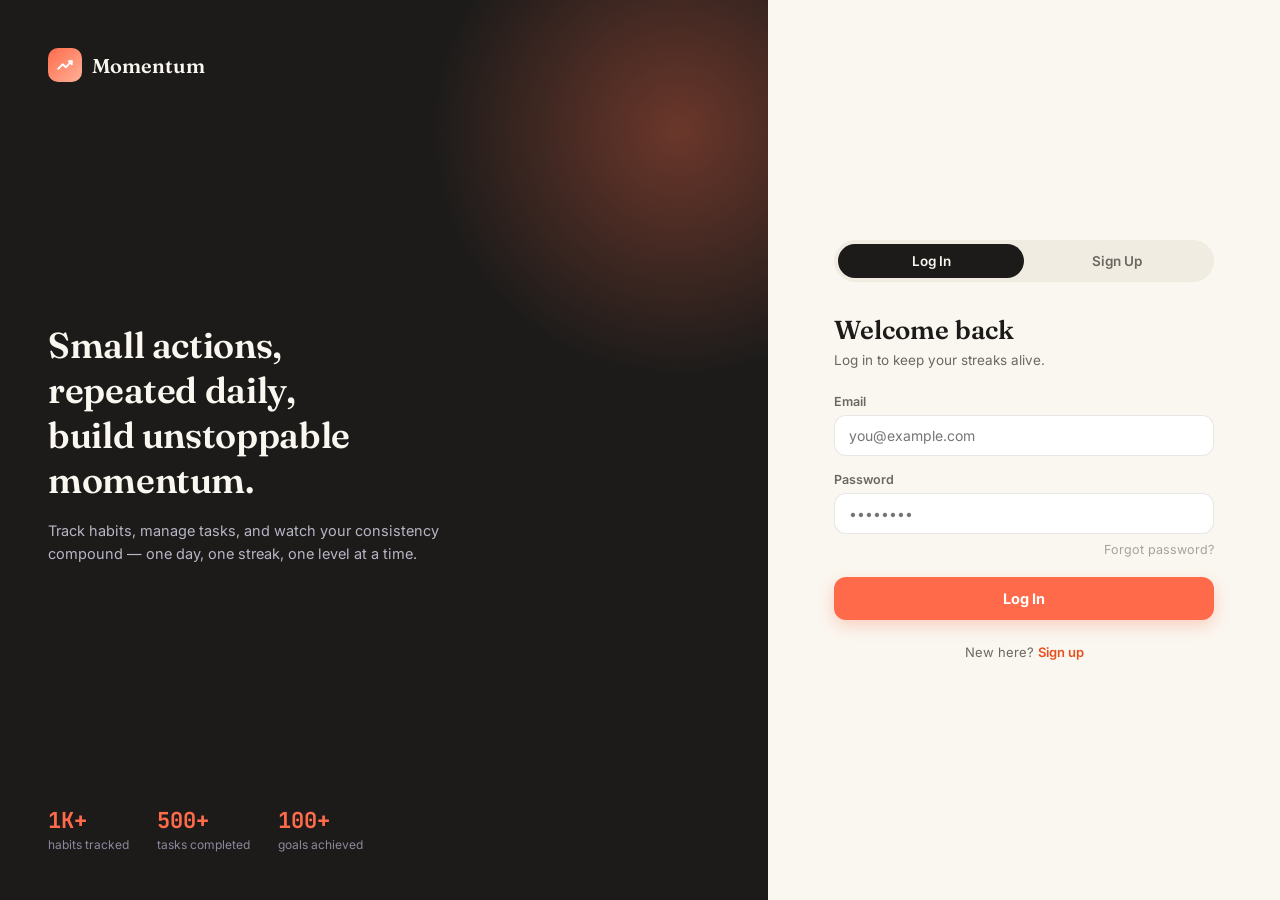
<file: index.html>
<!DOCTYPE html>
<html lang="en">
<head>
<meta charset="UTF-8">
<title>Momentum</title>
</head>
<body>
<script src="js/auth.js"></script>
<script>
  window.location.href = (window.MomentumAuth && MomentumAuth.currentUser()) ? 'dashboard.html' : 'login.html';
</script>
</body>
</html>
</file>
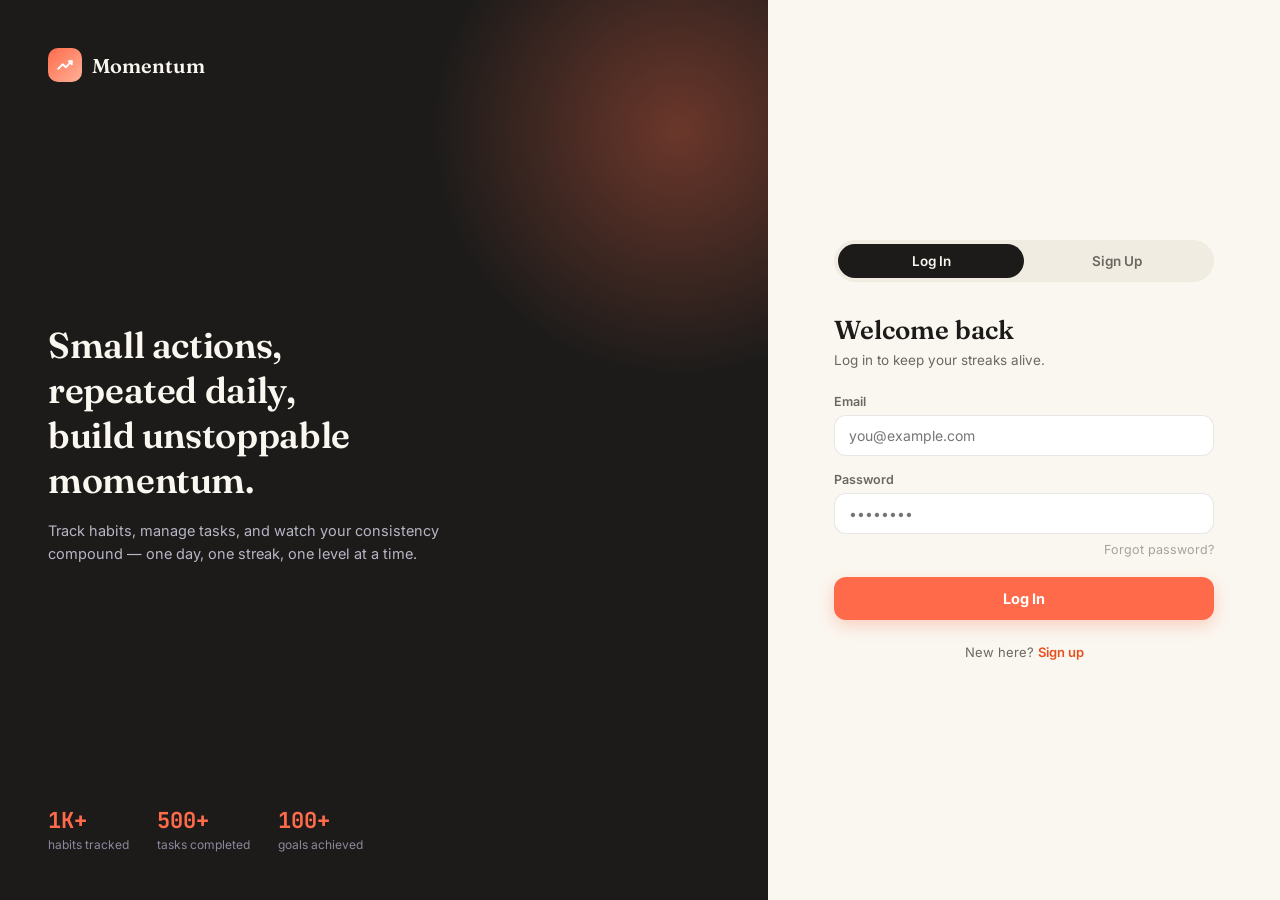
<file: analytics.html>
<!DOCTYPE html>
<html lang="en">
<head>
<meta charset="UTF-8">
<meta name="viewport" content="width=device-width, initial-scale=1.0">
<title>Momentum — Analytics</title>
<link rel="preconnect" href="https://fonts.googleapis.com">
<link href="https://fonts.googleapis.com/css2?family=Fraunces:opsz,wght@9..144,400;9..144,500;9..144,600;9..144,700&family=Inter:wght@400;500;600;700&family=JetBrains+Mono:wght@400;500;700&display=swap" rel="stylesheet">
<link rel="stylesheet" href="css/style.css">
</head>
<body data-page="analytics">

<aside class="sidebar">
  <div class="logo">
    <div class="logo-mark">
      <svg viewBox="0 0 24 24" fill="none" stroke="white" stroke-width="2.4" stroke-linecap="round" stroke-linejoin="round"><path d="M3 17l6-6 4 4 8-8"/><path d="M17 7h4v4"/></svg>
    </div>
    <span class="logo-text">Momentum</span>
  </div>

  <div class="nav-section-label">General</div>
  <a class="nav-item" data-view="dashboard" onclick="showView('dashboard')">
    <span class="nav-icon"><svg viewBox="0 0 24 24" fill="none" stroke="currentColor" stroke-width="2"><rect x="3" y="3" width="7" height="9" rx="2"/><rect x="14" y="3" width="7" height="5" rx="2"/><rect x="14" y="12" width="7" height="9" rx="2"/><rect x="3" y="16" width="7" height="5" rx="2"/></svg></span>
    Dashboard
  </a>
  <a class="nav-item" data-view="habits" onclick="showView('habits')">
    <span class="nav-icon"><svg viewBox="0 0 24 24" fill="none" stroke="currentColor" stroke-width="2"><path d="M13 2L3 14h7l-1 8 10-12h-7l1-8z"/></svg></span>
    Habits
  </a>
  <a class="nav-item" data-view="todos" onclick="showView('todos')">
    <span class="nav-icon"><svg viewBox="0 0 24 24" fill="none" stroke="currentColor" stroke-width="2"><path d="M9 11l3 3L22 4"/><path d="M21 12v7a2 2 0 01-2 2H5a2 2 0 01-2-2V5a2 2 0 012-2h11"/></svg></span>
    Todos
  </a>
  <a class="nav-item" data-view="notes" onclick="showView('notes')">
    <span class="nav-icon"><svg viewBox="0 0 24 24" fill="none" stroke="currentColor" stroke-width="2"><path d="M14 2H6a2 2 0 00-2 2v16a2 2 0 002 2h12a2 2 0 002-2V8z"/><path d="M14 2v6h6"/><path d="M9 13h6"/><path d="M9 17h6"/></svg></span>
    Notes
  </a>
  <a class="nav-item" data-view="analytics" onclick="showView('analytics')">
    <span class="nav-icon"><svg viewBox="0 0 24 24" fill="none" stroke="currentColor" stroke-width="2"><path d="M3 3v18h18"/><path d="M7 15l4-6 4 3 5-8"/></svg></span>
    Analytics
  </a>
  <a class="nav-item" data-view="rewards" onclick="showView('rewards')">
    <span class="nav-icon"><svg viewBox="0 0 24 24" fill="none" stroke="currentColor" stroke-width="2"><circle cx="12" cy="8" r="5"/><path d="M4 22l2-6h12l2 6"/></svg></span>
    Rewards
  </a>

  <div class="nav-section-label">Tools</div>
  <a class="nav-item" data-view="settings" onclick="showView('settings')">
    <span class="nav-icon"><svg viewBox="0 0 24 24" fill="none" stroke="currentColor" stroke-width="2"><circle cx="12" cy="12" r="3"/><path d="M19.4 15a1.65 1.65 0 00.33 1.82l.06.06a2 2 0 11-2.83 2.83l-.06-.06a1.65 1.65 0 00-1.82-.33 1.65 1.65 0 00-1 1.51V21a2 2 0 01-4 0v-.09A1.65 1.65 0 009 19.4a1.65 1.65 0 00-1.82.33l-.06.06a2 2 0 11-2.83-2.83l.06-.06A1.65 1.65 0 004.6 15a1.65 1.65 0 00-1.51-1H3a2 2 0 010-4h.09A1.65 1.65 0 004.6 9a1.65 1.65 0 00-.33-1.82l-.06-.06a2 2 0 112.83-2.83l.06.06A1.65 1.65 0 009 4.6a1.65 1.65 0 001-1.51V3a2 2 0 014 0v.09a1.65 1.65 0 001 1.51 1.65 1.65 0 001.82-.33l.06-.06a2 2 0 112.83 2.83l-.06.06A1.65 1.65 0 0019.4 9c.16.31.26.65.3 1H21a2 2 0 010 4h-.09a1.65 1.65 0 00-1.51 1z"/></svg></span>
    Settings
  </a>

  <div class="sidebar-spacer"></div>

  <div class="sidebar-footer">
    <div class="avatar" id="sidebarAvatar">D</div>
    <div class="sidebar-footer-text">
      <div class="sidebar-footer-name" id="sidebarName">Deodatta</div>
      <div class="sidebar-footer-sub" onclick="MomentumAuth.logout()">Log out</div>
    </div>
  </div>
</aside>

<main class="main">
<div id="view-analytics" class="view">
    <div class="view-header">
      <div>
        <h1>Analytics</h1>
        <p class="view-sub">Your consistency, visualized.</p>
      </div>
      <div class="month-select-wrap">
        <label for="analyticsMonth">Viewing</label>
        <select id="analyticsMonth" onchange="renderAnalytics()"></select>
      </div>
    </div>

    <div class="stat-row" id="analyticsStats"></div>

    <div class="panel" style="margin-bottom:18px;">
      <div class="panel-head">
        <h3>Consistency</h3>
        <span class="see-all">last 6 months</span>
      </div>
      <div id="yearHeatmap" class="year-heatmap"></div>
    </div>

    <div class="lower">
      <div class="panel">
        <div class="panel-head"><h3>Completion Rate</h3><span class="see-all" id="completionRangeLabel">Week 1–4</span></div>
        <div class="chart-wrap">
          <svg viewBox="0 0 420 170" class="line-chart" id="completionChart"></svg>
        </div>
      </div>
      <div class="panel">
        <div class="panel-head"><h3>Per-Habit Breakdown</h3><span class="see-all">Last 14 days</span></div>
        <div id="habitBreakdown"></div>
      </div>
    </div>
  </div>
</main>

<script src="js/auth.js"></script>
<script src="js/app.js"></script>
</body>
</html>
</file>
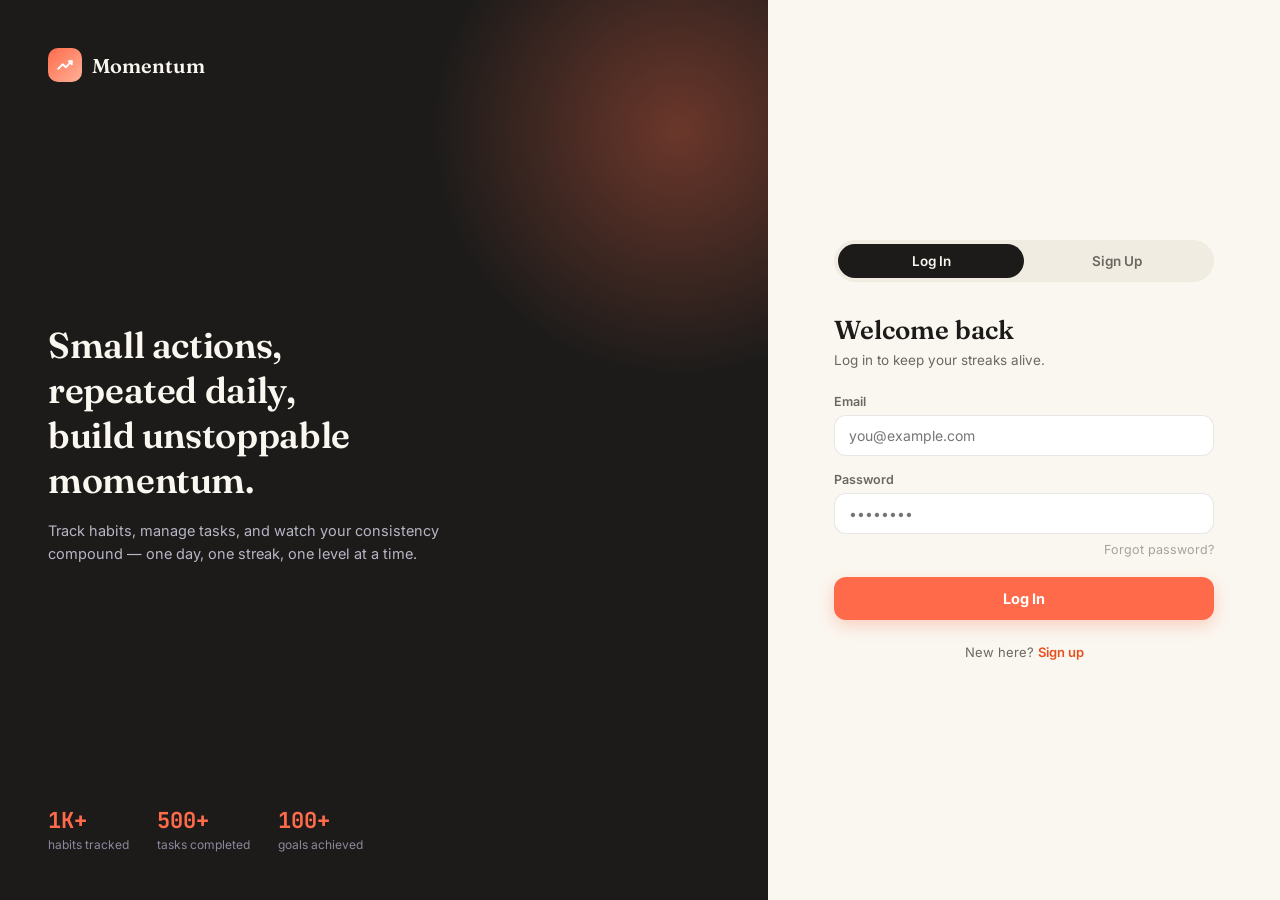
<file: dashboard.html>
<!DOCTYPE html>
<html lang="en">
<head>
<meta charset="UTF-8">
<meta name="viewport" content="width=device-width, initial-scale=1.0">
<title>Momentum — Dashboard</title>
<link rel="preconnect" href="https://fonts.googleapis.com">
<link href="https://fonts.googleapis.com/css2?family=Fraunces:opsz,wght@9..144,400;9..144,500;9..144,600;9..144,700&family=Inter:wght@400;500;600;700&family=JetBrains+Mono:wght@400;500;700&display=swap" rel="stylesheet">
<link rel="stylesheet" href="css/style.css">
</head>
<body data-page="dashboard">

<aside class="sidebar">
  <div class="logo">
    <div class="logo-mark">
      <svg viewBox="0 0 24 24" fill="none" stroke="white" stroke-width="2.4" stroke-linecap="round" stroke-linejoin="round"><path d="M3 17l6-6 4 4 8-8"/><path d="M17 7h4v4"/></svg>
    </div>
    <span class="logo-text">Momentum</span>
  </div>

  <div class="nav-section-label">General</div>
  <a class="nav-item" data-view="dashboard" onclick="showView('dashboard')">
    <span class="nav-icon"><svg viewBox="0 0 24 24" fill="none" stroke="currentColor" stroke-width="2"><rect x="3" y="3" width="7" height="9" rx="2"/><rect x="14" y="3" width="7" height="5" rx="2"/><rect x="14" y="12" width="7" height="9" rx="2"/><rect x="3" y="16" width="7" height="5" rx="2"/></svg></span>
    Dashboard
  </a>
  <a class="nav-item" data-view="habits" onclick="showView('habits')">
    <span class="nav-icon"><svg viewBox="0 0 24 24" fill="none" stroke="currentColor" stroke-width="2"><path d="M13 2L3 14h7l-1 8 10-12h-7l1-8z"/></svg></span>
    Habits
  </a>
  <a class="nav-item" data-view="todos" onclick="showView('todos')">
    <span class="nav-icon"><svg viewBox="0 0 24 24" fill="none" stroke="currentColor" stroke-width="2"><path d="M9 11l3 3L22 4"/><path d="M21 12v7a2 2 0 01-2 2H5a2 2 0 01-2-2V5a2 2 0 012-2h11"/></svg></span>
    Todos
  </a>
  <a class="nav-item" data-view="notes" onclick="showView('notes')">
    <span class="nav-icon"><svg viewBox="0 0 24 24" fill="none" stroke="currentColor" stroke-width="2"><path d="M14 2H6a2 2 0 00-2 2v16a2 2 0 002 2h12a2 2 0 002-2V8z"/><path d="M14 2v6h6"/><path d="M9 13h6"/><path d="M9 17h6"/></svg></span>
    Notes
  </a>
  <a class="nav-item" data-view="analytics" onclick="showView('analytics')">
    <span class="nav-icon"><svg viewBox="0 0 24 24" fill="none" stroke="currentColor" stroke-width="2"><path d="M3 3v18h18"/><path d="M7 15l4-6 4 3 5-8"/></svg></span>
    Analytics
  </a>
  <a class="nav-item" data-view="rewards" onclick="showView('rewards')">
    <span class="nav-icon"><svg viewBox="0 0 24 24" fill="none" stroke="currentColor" stroke-width="2"><circle cx="12" cy="8" r="5"/><path d="M4 22l2-6h12l2 6"/></svg></span>
    Rewards
  </a>

  <div class="nav-section-label">Tools</div>
  <a class="nav-item" data-view="settings" onclick="showView('settings')">
    <span class="nav-icon"><svg viewBox="0 0 24 24" fill="none" stroke="currentColor" stroke-width="2"><circle cx="12" cy="12" r="3"/><path d="M19.4 15a1.65 1.65 0 00.33 1.82l.06.06a2 2 0 11-2.83 2.83l-.06-.06a1.65 1.65 0 00-1.82-.33 1.65 1.65 0 00-1 1.51V21a2 2 0 01-4 0v-.09A1.65 1.65 0 009 19.4a1.65 1.65 0 00-1.82.33l-.06.06a2 2 0 11-2.83-2.83l.06-.06A1.65 1.65 0 004.6 15a1.65 1.65 0 00-1.51-1H3a2 2 0 010-4h.09A1.65 1.65 0 004.6 9a1.65 1.65 0 00-.33-1.82l-.06-.06a2 2 0 112.83-2.83l.06.06A1.65 1.65 0 009 4.6a1.65 1.65 0 001-1.51V3a2 2 0 014 0v.09a1.65 1.65 0 001 1.51 1.65 1.65 0 001.82-.33l.06-.06a2 2 0 112.83 2.83l-.06.06A1.65 1.65 0 0019.4 9c.16.31.26.65.3 1H21a2 2 0 010 4h-.09a1.65 1.65 0 00-1.51 1z"/></svg></span>
    Settings
  </a>

  <div class="sidebar-spacer"></div>

  <div class="sidebar-footer">
    <div class="avatar" id="sidebarAvatar">D</div>
    <div class="sidebar-footer-text">
      <div class="sidebar-footer-name" id="sidebarName">Deodatta</div>
      <div class="sidebar-footer-sub" onclick="MomentumAuth.logout()">Log out</div>
    </div>
  </div>
</aside>

<main class="main">
<div id="view-dashboard" class="view">

  <div class="greeting-row">
    <div class="greeting">
      <h1 id="greetingH1">Good morning, Deodatta</h1>
      <p id="greetingSub">You've got <span class="accent">0 habits</span> and <span class="accent">0 tasks</span> today.</p>
    </div>
    <div class="quote-chip" id="quoteChip"><span id="quoteText">Motion, once started, is far easier to continue than to begin again.</span></div>
    <div class="live-clock">
      <div class="clock-icon"><svg viewBox="0 0 24 24" fill="none" stroke="currentColor" stroke-width="2"><circle cx="12" cy="12" r="9"/><path d="M12 7v5l3.5 2"/></svg></div>
      <div>
        <div class="clock-time" id="clockTime">--:--<span class="sec">--</span></div>
        <div class="clock-label">IST — India</div>
      </div>
    </div>
  </div>

  <!-- BENTO GRID -->
  <div class="bento">

    <div class="card yellow">
      <div class="card-label">
        <span class="card-icon">🎯</span>
        Today's Habits
      </div>
      <div>
        <div class="card-big-number"><span id="habitsTodayDone">0</span><span style="font-size:20px;opacity:0.6;">/<span id="habitsTodayTotal">0</span></span></div>
        <div class="card-sub">completed today</div>
        <div class="mini-bars" id="miniBars"></div>
      </div>
    </div>

    <div class="card pink">
      <div class="card-label">
        <span class="card-icon">🔥</span>
        Current Streak
      </div>
      <div>
        <div class="card-big-number"><span id="currentStreakNum">0</span><span style="font-size:16px;opacity:0.7;"> days</span></div>
        <div class="card-sub">longest: <span id="longestStreakNum">0</span> days</div>
        <div class="trail-wrap">
          <svg class="trail-svg" viewBox="0 0 220 44" preserveAspectRatio="none">
            <path class="trail-path" d="M4 36 C 40 36, 50 10, 90 22 S 150 8, 216 6"/>
            <circle class="flame-dot" cx="216" cy="6" r="5"/>
          </svg>
        </div>
      </div>
    </div>

    <div class="card sage">
      <div class="card-label">
        <span class="card-icon">⚡</span>
        Level & XP
      </div>
      <div class="ring-wrap">
        <svg class="ring-svg" viewBox="0 0 64 64">
          <circle class="ring-bg" cx="32" cy="32" r="26"/>
          <circle class="ring-fg" id="xpRingFg" cx="32" cy="32" r="26" stroke-dasharray="163.4" stroke-dashoffset="163.4"/>
          <text x="32" y="37" class="ring-label" id="levelLabel" style="fill:var(--sage-ink)">Lv 1</text>
        </svg>
        <div>
          <div class="card-big-number" style="font-size:24px;"><span id="xpCurrent">0</span><span style="font-size:13px;opacity:0.7;">/<span id="xpNext">500</span></span></div>
          <div class="card-sub">XP to next level</div>
        </div>
      </div>
    </div>

    <div class="card peri">
      <div class="card-label">
        <span class="card-icon">✅</span>
        Todos Today
      </div>
      <div class="donut-wrap">
        <svg class="donut-svg" viewBox="0 0 64 64">
          <circle class="donut-bg" cx="32" cy="32" r="26"/>
          <circle class="donut-fg" id="todoRingFg" cx="32" cy="32" r="26" stroke-dasharray="163.4" stroke-dashoffset="163.4"/>
        </svg>
        <div>
          <div class="card-big-number" style="font-size:24px;"><span id="todosTodayDone">0</span><span style="font-size:13px;opacity:0.7;">/<span id="todosTodayTotal">0</span></span></div>
          <div class="card-sub">tasks completed</div>
        </div>
      </div>
    </div>

  </div>

  <!-- LOWER SECTION -->
  <div class="lower">

    <div class="panel">
      <div class="panel-head">
        <h3>Today's Habits</h3>
        <span class="see-all" onclick="showView('habits')">View all →</span>
      </div>
      <div id="dashHabits"></div>
    </div>

    <div class="panel">
      <div class="panel-head">
        <h3>Today's Todos</h3>
        <span class="see-all" id="dashMonthLabel">—</span>
      </div>

      <div class="mini-cal">
        <div class="mini-cal-days" id="dashWeekStrip"></div>
      </div>

      <div id="dashTodos"></div>

      <button class="view-all-btn" onclick="showView('todos')">View all details</button>
    </div>

  </div>

  </div>
</main>
<div id="habitModal" class="modal-overlay">
  <div class="modal">
    <div class="modal-head"><h3>New Habit</h3><span class="modal-close" onclick="closeModal('habitModal')">&times;</span></div>
    <div class="field"><label>Habit Name</label><input id="h_name" type="text" placeholder="e.g. Morning Run"></div>
    <div class="field"><label>Description</label><input id="h_desc" type="text" placeholder="Why this habit matters"></div>
    <div class="field-row">
      <div class="field"><label>Icon</label>
        <div class="icon-picker" id="h_iconPicker">
          <span class="icon-opt selected">🏃</span><span class="icon-opt">💧</span><span class="icon-opt">📖</span>
          <span class="icon-opt">🧘</span><span class="icon-opt">💪</span><span class="icon-opt">🎨</span>
        </div>
      </div>
      <div class="field"><label>Color</label>
        <div class="icon-picker" id="h_colorPicker">
          <span class="color-opt selected" style="background:#F6E29B" data-c="#FFF1CE"></span>
          <span class="color-opt" style="background:#F5C6CE" data-c="#FFE0E6"></span>
          <span class="color-opt" style="background:#BFD9B4" data-c="#E3F0DD"></span>
          <span class="color-opt" style="background:#C7C0EE" data-c="#EFE7FF"></span>
        </div>
      </div>
    </div>
    <div class="field"><label>Frequency</label>
      <select id="h_freq"><option>Daily</option><option>Weekdays</option><option>3x / week</option><option>Weekly</option></select>
    </div>
    <div class="field-row">
      <div class="field"><label>Start Date</label><input id="h_start" type="date"></div>
      <div class="field"><label>Reminder</label><input id="h_time" type="time"></div>
    </div>
    <button class="btn-primary" onclick="addHabit()">Save Habit</button>
  </div>
</div>

<div id="todoModal" class="modal-overlay">
  <div class="modal">
    <div class="modal-head"><h3>New Todo</h3><span class="modal-close" onclick="closeModal('todoModal')">&times;</span></div>
    <div class="field"><label>Task Name</label><input id="t_name" type="text" placeholder="e.g. Submit assignment"></div>
    <div class="field-row">
      <div class="field"><label>Due Date</label><input id="t_date" type="date"></div>
      <div class="field"><label>Due Time</label><input id="t_time" type="time"></div>
    </div>
    <div class="field"><label>Priority</label>
      <div class="priority-picker" id="t_priority">
        <span class="priority-opt low">Low</span><span class="priority-opt med selected">Medium</span><span class="priority-opt high">High</span>
      </div>
    </div>
    <button class="btn-primary" onclick="addTodo()">Save Todo</button>
  </div>
</div>
<script src="js/auth.js"></script>
<script src="js/app.js"></script>
</body>
</html>
</file>
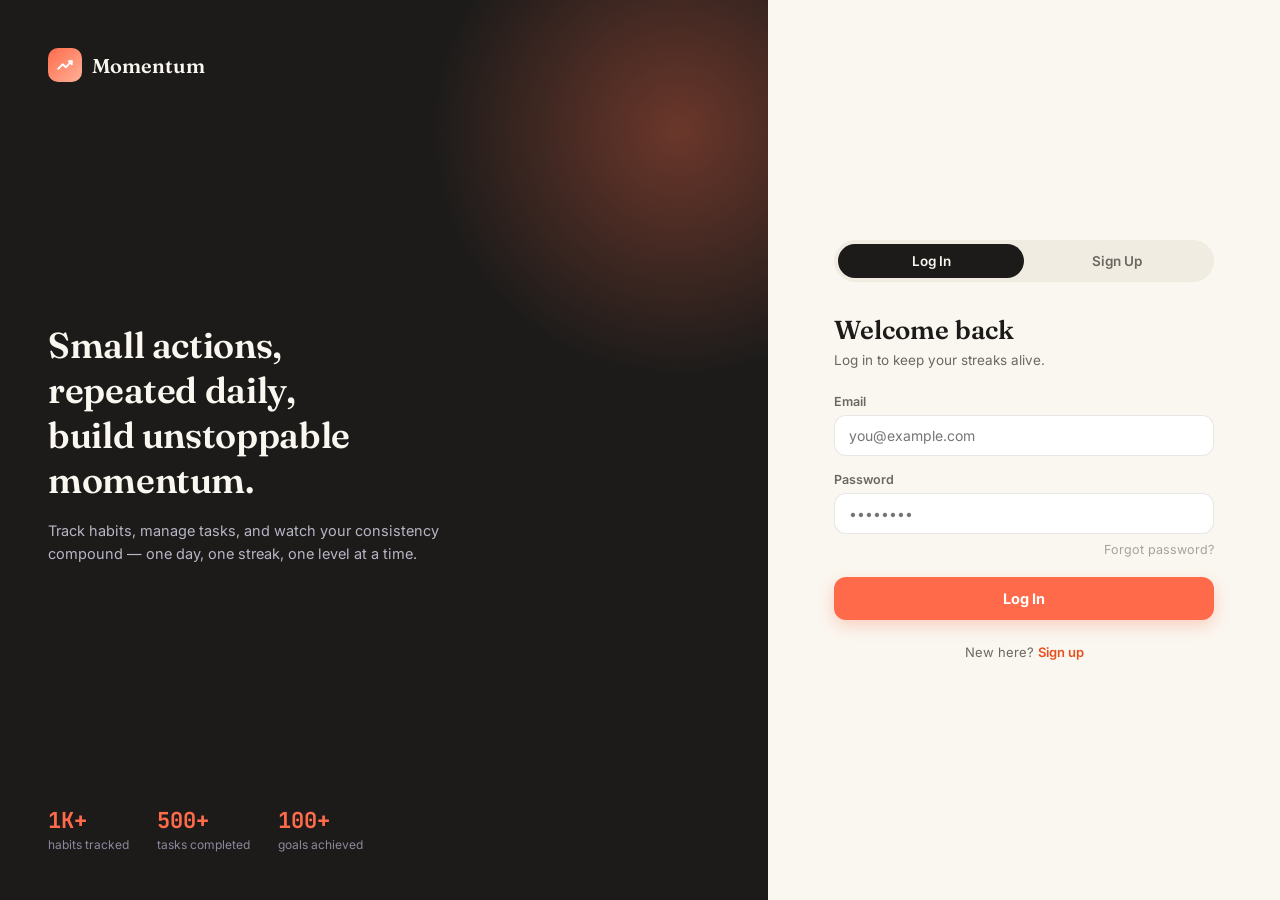
<file: habits.html>
<!DOCTYPE html>
<html lang="en">
<head>
<meta charset="UTF-8">
<meta name="viewport" content="width=device-width, initial-scale=1.0">
<title>Momentum — Habits</title>
<link rel="preconnect" href="https://fonts.googleapis.com">
<link href="https://fonts.googleapis.com/css2?family=Fraunces:opsz,wght@9..144,400;9..144,500;9..144,600;9..144,700&family=Inter:wght@400;500;600;700&family=JetBrains+Mono:wght@400;500;700&display=swap" rel="stylesheet">
<link rel="stylesheet" href="css/style.css">
</head>
<body data-page="habits">

<aside class="sidebar">
  <div class="logo">
    <div class="logo-mark">
      <svg viewBox="0 0 24 24" fill="none" stroke="white" stroke-width="2.4" stroke-linecap="round" stroke-linejoin="round"><path d="M3 17l6-6 4 4 8-8"/><path d="M17 7h4v4"/></svg>
    </div>
    <span class="logo-text">Momentum</span>
  </div>

  <div class="nav-section-label">General</div>
  <a class="nav-item" data-view="dashboard" onclick="showView('dashboard')">
    <span class="nav-icon"><svg viewBox="0 0 24 24" fill="none" stroke="currentColor" stroke-width="2"><rect x="3" y="3" width="7" height="9" rx="2"/><rect x="14" y="3" width="7" height="5" rx="2"/><rect x="14" y="12" width="7" height="9" rx="2"/><rect x="3" y="16" width="7" height="5" rx="2"/></svg></span>
    Dashboard
  </a>
  <a class="nav-item" data-view="habits" onclick="showView('habits')">
    <span class="nav-icon"><svg viewBox="0 0 24 24" fill="none" stroke="currentColor" stroke-width="2"><path d="M13 2L3 14h7l-1 8 10-12h-7l1-8z"/></svg></span>
    Habits
  </a>
  <a class="nav-item" data-view="todos" onclick="showView('todos')">
    <span class="nav-icon"><svg viewBox="0 0 24 24" fill="none" stroke="currentColor" stroke-width="2"><path d="M9 11l3 3L22 4"/><path d="M21 12v7a2 2 0 01-2 2H5a2 2 0 01-2-2V5a2 2 0 012-2h11"/></svg></span>
    Todos
  </a>
  <a class="nav-item" data-view="notes" onclick="showView('notes')">
    <span class="nav-icon"><svg viewBox="0 0 24 24" fill="none" stroke="currentColor" stroke-width="2"><path d="M14 2H6a2 2 0 00-2 2v16a2 2 0 002 2h12a2 2 0 002-2V8z"/><path d="M14 2v6h6"/><path d="M9 13h6"/><path d="M9 17h6"/></svg></span>
    Notes
  </a>
  <a class="nav-item" data-view="analytics" onclick="showView('analytics')">
    <span class="nav-icon"><svg viewBox="0 0 24 24" fill="none" stroke="currentColor" stroke-width="2"><path d="M3 3v18h18"/><path d="M7 15l4-6 4 3 5-8"/></svg></span>
    Analytics
  </a>
  <a class="nav-item" data-view="rewards" onclick="showView('rewards')">
    <span class="nav-icon"><svg viewBox="0 0 24 24" fill="none" stroke="currentColor" stroke-width="2"><circle cx="12" cy="8" r="5"/><path d="M4 22l2-6h12l2 6"/></svg></span>
    Rewards
  </a>

  <div class="nav-section-label">Tools</div>
  <a class="nav-item" data-view="settings" onclick="showView('settings')">
    <span class="nav-icon"><svg viewBox="0 0 24 24" fill="none" stroke="currentColor" stroke-width="2"><circle cx="12" cy="12" r="3"/><path d="M19.4 15a1.65 1.65 0 00.33 1.82l.06.06a2 2 0 11-2.83 2.83l-.06-.06a1.65 1.65 0 00-1.82-.33 1.65 1.65 0 00-1 1.51V21a2 2 0 01-4 0v-.09A1.65 1.65 0 009 19.4a1.65 1.65 0 00-1.82.33l-.06.06a2 2 0 11-2.83-2.83l.06-.06A1.65 1.65 0 004.6 15a1.65 1.65 0 00-1.51-1H3a2 2 0 010-4h.09A1.65 1.65 0 004.6 9a1.65 1.65 0 00-.33-1.82l-.06-.06a2 2 0 112.83-2.83l.06.06A1.65 1.65 0 009 4.6a1.65 1.65 0 001-1.51V3a2 2 0 014 0v.09a1.65 1.65 0 001 1.51 1.65 1.65 0 001.82-.33l.06-.06a2 2 0 112.83 2.83l-.06.06A1.65 1.65 0 0019.4 9c.16.31.26.65.3 1H21a2 2 0 010 4h-.09a1.65 1.65 0 00-1.51 1z"/></svg></span>
    Settings
  </a>

  <div class="sidebar-spacer"></div>

  <div class="sidebar-footer">
    <div class="avatar" id="sidebarAvatar">D</div>
    <div class="sidebar-footer-text">
      <div class="sidebar-footer-name" id="sidebarName">Deodatta</div>
      <div class="sidebar-footer-sub" onclick="MomentumAuth.logout()">Log out</div>
    </div>
  </div>
</aside>

<main class="main">
<div id="view-habits" class="view">
    <div class="view-header">
      <div>
        <h1>Habits</h1>
        <p class="view-sub">Everything you're building, one day at a time.</p>
      </div>
      <button class="btn-add" onclick="openModal('habitModal')">+ New Habit</button>
    </div>

    <div id="habitsGrid" class="habits-grid"></div>
  </div>
</main>
<div id="habitModal" class="modal-overlay">
  <div class="modal">
    <div class="modal-head"><h3>New Habit</h3><span class="modal-close" onclick="closeModal('habitModal')">&times;</span></div>
    <div class="field"><label>Habit Name</label><input id="h_name" type="text" placeholder="e.g. Morning Run"></div>
    <div class="field"><label>Description</label><input id="h_desc" type="text" placeholder="Why this habit matters"></div>
    <div class="field-row">
      <div class="field"><label>Icon</label>
        <div class="icon-picker" id="h_iconPicker">
          <span class="icon-opt selected">🏃</span><span class="icon-opt">💧</span><span class="icon-opt">📖</span>
          <span class="icon-opt">🧘</span><span class="icon-opt">💪</span><span class="icon-opt">🎨</span>
        </div>
      </div>
      <div class="field"><label>Color</label>
        <div class="icon-picker" id="h_colorPicker">
          <span class="color-opt selected" style="background:#F6E29B" data-c="#FFF1CE"></span>
          <span class="color-opt" style="background:#F5C6CE" data-c="#FFE0E6"></span>
          <span class="color-opt" style="background:#BFD9B4" data-c="#E3F0DD"></span>
          <span class="color-opt" style="background:#C7C0EE" data-c="#EFE7FF"></span>
        </div>
      </div>
    </div>
    <div class="field"><label>Frequency</label>
      <select id="h_freq"><option>Daily</option><option>Weekdays</option><option>3x / week</option><option>Weekly</option></select>
    </div>
    <div class="field-row">
      <div class="field"><label>Start Date</label><input id="h_start" type="date"></div>
      <div class="field"><label>Reminder</label><input id="h_time" type="time"></div>
    </div>
    <button class="btn-primary" onclick="addHabit()">Save Habit</button>
  </div>
</div>

<div id="todoModal" class="modal-overlay">
  <div class="modal">
    <div class="modal-head"><h3>New Todo</h3><span class="modal-close" onclick="closeModal('todoModal')">&times;</span></div>
    <div class="field"><label>Task Name</label><input id="t_name" type="text" placeholder="e.g. Submit assignment"></div>
    <div class="field-row">
      <div class="field"><label>Due Date</label><input id="t_date" type="date"></div>
      <div class="field"><label>Due Time</label><input id="t_time" type="time"></div>
    </div>
    <div class="field"><label>Priority</label>
      <div class="priority-picker" id="t_priority">
        <span class="priority-opt low">Low</span><span class="priority-opt med selected">Medium</span><span class="priority-opt high">High</span>
      </div>
    </div>
    <button class="btn-primary" onclick="addTodo()">Save Todo</button>
  </div>
</div>
<script src="js/auth.js"></script>
<script src="js/app.js"></script>
</body>
</html>
</file>
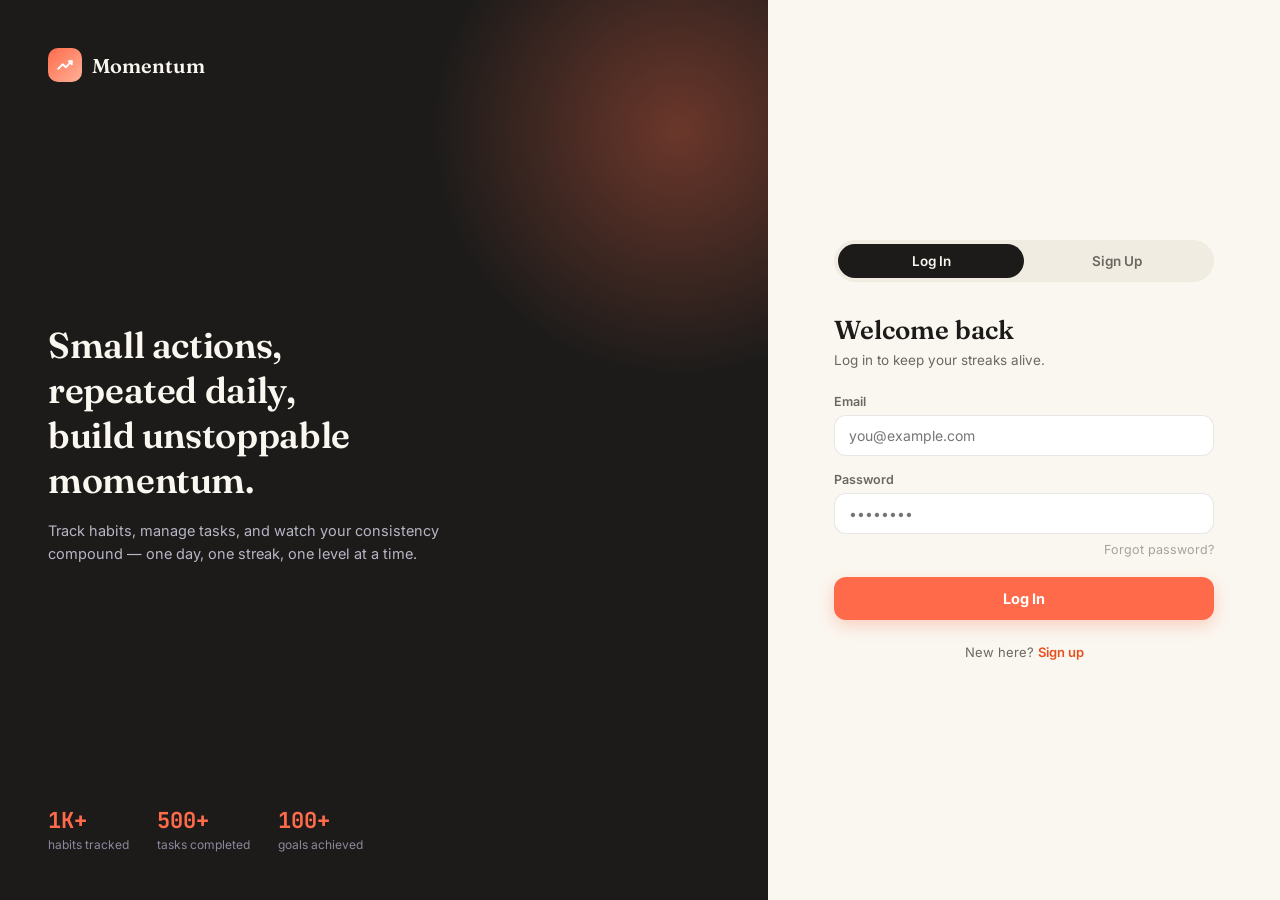
<file: login.html>
<!DOCTYPE html>
<html lang="en">
<head>
<meta charset="UTF-8">
<meta name="viewport" content="width=device-width, initial-scale=1.0">
<title>Momentum — Log In</title>
<link rel="preconnect" href="https://fonts.googleapis.com">
<link href="https://fonts.googleapis.com/css2?family=Fraunces:opsz,wght@9..144,500;9..144,600;9..144,700&family=Inter:wght@400;500;600;700&family=JetBrains+Mono:wght@400;500;700&display=swap" rel="stylesheet">
<style>
  :root{
    --bg:#FAF7F0; --ink:#1C1B1A; --ink-soft:#6B6862; --ink-faint:#A6A29B;
    --coral:#FF6B4A; --coral-dark:#E8501F;
    --peri:#C7C0EE; --pink:#F5C6CE; --sage:#BFD9B4; --yellow:#F6E29B;
    --line:rgba(28,27,26,0.1); --white:#FFFFFF;
  }
  *{box-sizing:border-box;margin:0;padding:0;}
  body{
    font-family:'Inter',sans-serif;
    background:var(--bg);
    color:var(--ink);
    min-height:100vh;
    display:flex;
  }
  h1,.display{ font-family:'Fraunces',serif; font-weight:600; letter-spacing:-0.01em; }

  /* Left brand panel */
  .brand-panel{
    width:60%;
    flex-shrink:0;
    background:var(--ink);
    color:var(--bg);
    display:flex;
    flex-direction:column;
    justify-content:space-between;
    padding:48px;
    position:relative;
    overflow:hidden;
    min-width:0;
  }
  .brand-panel::before{
    content:'';
    position:absolute;
    width:500px;height:500px;
    border-radius:50%;
    background:radial-gradient(circle,rgba(255,107,74,0.35),transparent 70%);
    top:-120px; right:-160px;
  }
  .brand-logo{ display:flex; align-items:center; gap:10px; z-index:1; }
  .logo-mark{
    width:34px;height:34px;border-radius:10px;
    background:linear-gradient(135deg,var(--coral),#FFB199);
    display:flex;align-items:center;justify-content:center;
  }
  .logo-mark svg{ width:18px;height:18px; }
  .logo-text{ font-family:'Fraunces',serif; font-weight:600; font-size:20px; }

  .brand-quote{ z-index:1; max-width:420px; }
  .brand-quote h1{ font-size:36px; line-height:1.25; margin-bottom:16px; }
  .brand-quote p{ color:#B8B5C4; font-size:14.5px; line-height:1.6; }

  .brand-stats{ display:flex; gap:28px; z-index:1; }
  .brand-stat .num{ font-family:'JetBrains Mono',monospace; font-size:22px; font-weight:700; color:var(--coral); }
  .brand-stat .label{ font-size:12px; color:#8C899A; margin-top:2px; }

  /* Right form panel */
  .form-panel{
    width:40%;
    flex-shrink:0;
    display:flex;
    align-items:center;
    justify-content:center;
    padding:40px;
  }
  .form-card{ width:100%; max-width:380px; }

  .tabs{
    display:flex;
    background:#F0ECE1;
    border-radius:999px;
    padding:4px;
    margin-bottom:32px;
  }
  .tab{
    flex:1; text-align:center; padding:9px 0; border-radius:999px;
    font-size:13.5px; font-weight:600; color:var(--ink-soft);
    cursor:pointer; transition:all 0.15s ease;
  }
  .tab.active{ background:var(--ink); color:var(--bg); }

  .form-card h2{ font-family:'Fraunces',serif; font-size:26px; font-weight:600; margin-bottom:6px; }
  .form-card .sub{ font-size:13.5px; color:var(--ink-soft); margin-bottom:26px; }

  .field{ margin-bottom:16px; }
  .field label{ display:block; font-size:12.5px; font-weight:600; margin-bottom:6px; color:var(--ink-soft); }
  .field input{
    width:100%; padding:11px 14px; border-radius:12px;
    border:1.5px solid var(--line); font-family:'Inter',sans-serif; font-size:14px;
    background:var(--white); outline:none; transition:border-color 0.15s ease;
  }
  .field input:focus{ border-color:var(--coral); }

  .forgot{ text-align:right; font-size:12.5px; color:var(--ink-faint); margin-top:-8px; margin-bottom:20px; cursor:pointer; }
  .forgot:hover{ color:var(--coral-dark); }

  .btn-primary{
    width:100%; padding:13px; border-radius:12px; border:none;
    background:var(--coral); color:white; font-family:'Inter',sans-serif;
    font-size:14.5px; font-weight:700; cursor:pointer; transition:background 0.15s ease;
    box-shadow:0 6px 16px rgba(255,107,74,0.28);
  }
  .btn-primary:hover{ background:var(--coral-dark); }

  .switch-line{ text-align:center; font-size:13px; color:var(--ink-soft); margin-top:24px; }
  .switch-line span{ color:var(--coral-dark); font-weight:600; cursor:pointer; }

  .form-alert{
    display:none; font-size:13px; font-weight:600; line-height:1.5;
    padding:10px 14px; border-radius:10px; margin-bottom:16px;
  }
  .form-alert.show{ display:block; }
  .form-alert.error{ background:rgba(232,80,31,0.1); color:var(--coral-dark); }
  .form-alert.success{ background:rgba(191,217,180,0.35); color:#3F6B36; }
  .field.invalid input{ border-color:var(--coral-dark); }
  .field-error{ display:none; font-size:11.5px; color:var(--coral-dark); margin-top:5px; font-weight:600; }
  .field.invalid .field-error{ display:block; }

  .view{ display:none; }
  .view.active{ display:block; }

  @media (max-width:900px){ .brand-panel{ display:none; } .form-panel{ width:100%; } }
</style>
</head>
<body>

<div class="brand-panel">
  <div class="brand-logo">
    <div class="logo-mark"><svg viewBox="0 0 24 24" fill="none" stroke="white" stroke-width="2.4" stroke-linecap="round" stroke-linejoin="round"><path d="M3 17l6-6 4 4 8-8"/><path d="M17 7h4v4"/></svg></div>
    <span class="logo-text">Momentum</span>
  </div>

  <div class="brand-quote">
    <h1>Small actions,<br>repeated daily,<br>build unstoppable momentum.</h1>
    <p>Track habits, manage tasks, and watch your consistency compound — one day, one streak, one level at a time.</p>
  </div>

  <div class="brand-stats">
    <div class="brand-stat"><div class="num">1K+</div><div class="label">habits tracked</div></div>
    <div class="brand-stat"><div class="num">500+</div><div class="label">tasks completed</div></div>
    <div class="brand-stat"><div class="num">100+</div><div class="label">goals achieved</div></div>
  </div>
</div>

<div class="form-panel">
  <div class="form-card">
    <div class="tabs">
      <div class="tab active" onclick="switchTab('login')">Log In</div>
      <div class="tab" onclick="switchTab('signup')">Sign Up</div>
    </div>

    <div id="login" class="view active">
      <h2>Welcome back</h2>
      <p class="sub">Log in to keep your streaks alive.</p>
      <div id="loginAlert" class="form-alert error"></div>
      <div class="field" id="li_email_field">
        <label>Email</label>
        <input type="email" id="li_email" placeholder="you@example.com">
        <div class="field-error" id="li_email_err"></div>
      </div>
      <div class="field" id="li_password_field">
        <label>Password</label>
        <input type="password" id="li_password" placeholder="••••••••">
        <div class="field-error" id="li_password_err"></div>
      </div>
      <div class="forgot">Forgot password?</div>
      <button class="btn-primary" onclick="handleLogin()">Log In</button>
      <div class="switch-line">New here? <span onclick="switchTab('signup')">Sign up</span></div>
    </div>

    <div id="signup" class="view">
      <h2>Create your account</h2>
      <p class="sub">Start building momentum today.</p>
      <div id="signupAlert" class="form-alert error"></div>
      <div class="field" id="su_name_field">
        <label>Name</label>
        <input type="text" id="su_name" placeholder="John Doe">
        <div class="field-error" id="su_name_err"></div>
      </div>
      <div class="field" id="su_email_field">
        <label>Email</label>
        <input type="email" id="su_email" placeholder="john@example.com">
        <div class="field-error" id="su_email_err"></div>
      </div>
      <div class="field" id="su_password_field">
        <label>Password</label>
        <input type="password" id="su_password" placeholder="••••••••">
        <div class="field-error" id="su_password_err"></div>
      </div>
      <div class="field" id="su_confirm_field">
        <label>Confirm Password</label>
        <input type="password" id="su_confirm" placeholder="••••••••">
        <div class="field-error" id="su_confirm_err"></div>
      </div>
      <button class="btn-primary" style="margin-top:6px;" onclick="handleSignup()">Sign Up</button>
      <div class="switch-line">Already have an account? <span onclick="switchTab('login')">Log in</span></div>
    </div>
  </div>
</div>

<script src="js/auth.js"></script>
<script>
  function switchTab(name){
    document.querySelectorAll('.tab').forEach(t=>t.classList.remove('active'));
    document.querySelectorAll('.view').forEach(v=>v.classList.remove('active'));
    document.getElementById(name).classList.add('active');
    document.querySelectorAll('.tab')[name==='login'?0:1].classList.add('active');
  }

  // Already signed in? Skip straight past the login screen.
  if(window.MomentumAuth && MomentumAuth.currentUser()){
    window.location.href = 'dashboard.html';
  }

  function showAlert(id, message){
    const el = document.getElementById(id);
    el.textContent = message;
    el.classList.add('show');
  }
  function clearAlert(id){
    const el = document.getElementById(id);
    el.textContent = '';
    el.classList.remove('show');
  }
  function markField(fieldId, errId, message){
    document.getElementById(fieldId).classList.add('invalid');
    document.getElementById(errId).textContent = message;
  }
  function clearFieldErrors(fieldIds, errIds){
    fieldIds.forEach(id=>document.getElementById(id).classList.remove('invalid'));
    errIds.forEach(id=>document.getElementById(id).textContent = '');
  }

  function handleLogin(){
    clearAlert('loginAlert');
    clearFieldErrors(['li_email_field','li_password_field'], ['li_email_err','li_password_err']);

    const email = document.getElementById('li_email').value.trim();
    const password = document.getElementById('li_password').value;

    let hasFieldError = false;
    if(!email){ markField('li_email_field','li_email_err','Email is required.'); hasFieldError = true; }
    else if(!MomentumAuth.isValidEmail(email)){ markField('li_email_field','li_email_err','Enter a valid email address.'); hasFieldError = true; }
    if(!password){ markField('li_password_field','li_password_err','Password is required.'); hasFieldError = true; }
    if(hasFieldError) return;

    const result = MomentumAuth.login({ email, password });
    if(!result.ok){
      showAlert('loginAlert', result.message);
      return;
    }
    window.location.href = 'dashboard.html';
  }

  function handleSignup(){
    clearAlert('signupAlert');
    clearFieldErrors(
      ['su_name_field','su_email_field','su_password_field','su_confirm_field'],
      ['su_name_err','su_email_err','su_password_err','su_confirm_err']
    );

    const name = document.getElementById('su_name').value.trim();
    const email = document.getElementById('su_email').value.trim();
    const password = document.getElementById('su_password').value;
    const confirmPassword = document.getElementById('su_confirm').value;

    let hasFieldError = false;
    if(!name){ markField('su_name_field','su_name_err','Name is required.'); hasFieldError = true; }
    if(!email){ markField('su_email_field','su_email_err','Email is required.'); hasFieldError = true; }
    else if(!MomentumAuth.isValidEmail(email)){ markField('su_email_field','su_email_err','Enter a valid email address.'); hasFieldError = true; }
    if(!password){ markField('su_password_field','su_password_err','Password is required.'); hasFieldError = true; }
    else{
      const pwIssue = MomentumAuth.passwordIssue(password);
      if(pwIssue){ markField('su_password_field','su_password_err',pwIssue); hasFieldError = true; }
    }
    if(!confirmPassword){ markField('su_confirm_field','su_confirm_err','Please confirm your password.'); hasFieldError = true; }
    else if(password && confirmPassword !== password){ markField('su_confirm_field','su_confirm_err','Passwords do not match.'); hasFieldError = true; }
    if(hasFieldError) return;

    const result = MomentumAuth.signup({ name, email, password, confirmPassword });
    if(!result.ok){
      showAlert('signupAlert', result.message);
      return;
    }
    window.location.href = 'dashboard.html';
  }
</script>

</body>
</html>
</file>
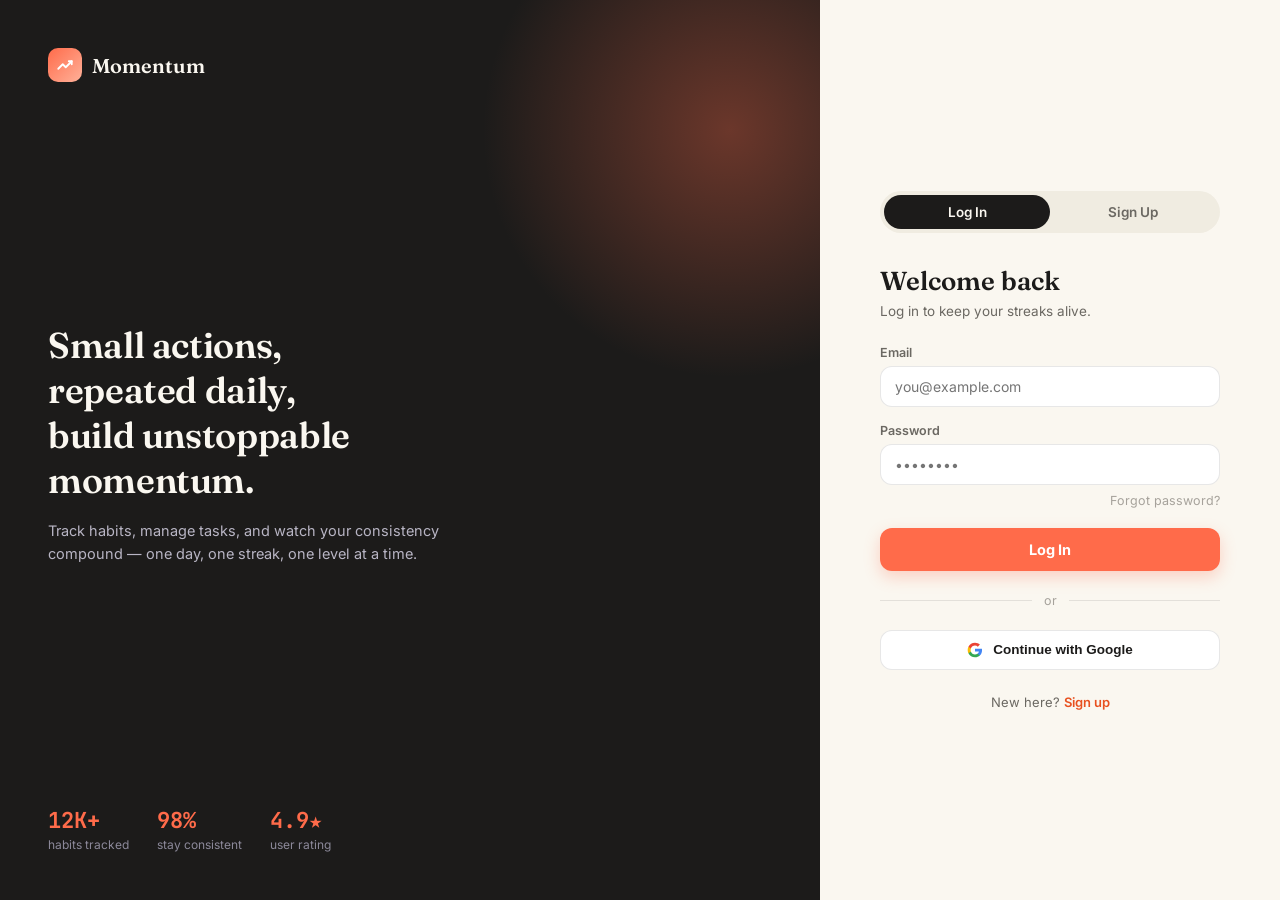
<file: momentum-login.html>
<!DOCTYPE html>
<html lang="en">
<head>
<meta charset="UTF-8">
<meta name="viewport" content="width=device-width, initial-scale=1.0">
<title>Momentum — Log In</title>
<link rel="preconnect" href="https://fonts.googleapis.com">
<link href="https://fonts.googleapis.com/css2?family=Fraunces:opsz,wght@9..144,500;9..144,600;9..144,700&family=Inter:wght@400;500;600;700&family=JetBrains+Mono:wght@400;500;700&display=swap" rel="stylesheet">
<style>
  :root{
    --bg:#FAF7F0; --ink:#1C1B1A; --ink-soft:#6B6862; --ink-faint:#A6A29B;
    --coral:#FF6B4A; --coral-dark:#E8501F;
    --peri:#C7C0EE; --pink:#F5C6CE; --sage:#BFD9B4; --yellow:#F6E29B;
    --line:rgba(28,27,26,0.1); --white:#FFFFFF;
  }
  *{box-sizing:border-box;margin:0;padding:0;}
  body{
    font-family:'Inter',sans-serif;
    background:var(--bg);
    color:var(--ink);
    min-height:100vh;
    display:flex;
  }
  h1,.display{ font-family:'Fraunces',serif; font-weight:600; letter-spacing:-0.01em; }

  /* Left brand panel */
  .brand-panel{
    flex:1;
    background:var(--ink);
    color:var(--bg);
    display:flex;
    flex-direction:column;
    justify-content:space-between;
    padding:48px;
    position:relative;
    overflow:hidden;
    min-width:0;
  }
  .brand-panel::before{
    content:'';
    position:absolute;
    width:500px;height:500px;
    border-radius:50%;
    background:radial-gradient(circle,rgba(255,107,74,0.35),transparent 70%);
    top:-120px; right:-160px;
  }
  .brand-logo{ display:flex; align-items:center; gap:10px; z-index:1; }
  .logo-mark{
    width:34px;height:34px;border-radius:10px;
    background:linear-gradient(135deg,var(--coral),#FFB199);
    display:flex;align-items:center;justify-content:center;
  }
  .logo-mark svg{ width:18px;height:18px; }
  .logo-text{ font-family:'Fraunces',serif; font-weight:600; font-size:20px; }

  .brand-quote{ z-index:1; max-width:420px; }
  .brand-quote h1{ font-size:36px; line-height:1.25; margin-bottom:16px; }
  .brand-quote p{ color:#B8B5C4; font-size:14.5px; line-height:1.6; }

  .brand-stats{ display:flex; gap:28px; z-index:1; }
  .brand-stat .num{ font-family:'JetBrains Mono',monospace; font-size:22px; font-weight:700; color:var(--coral); }
  .brand-stat .label{ font-size:12px; color:#8C899A; margin-top:2px; }

  /* Right form panel */
  .form-panel{
    width:460px;
    flex-shrink:0;
    display:flex;
    align-items:center;
    justify-content:center;
    padding:40px;
  }
  .form-card{ width:100%; max-width:340px; }

  .tabs{
    display:flex;
    background:#F0ECE1;
    border-radius:999px;
    padding:4px;
    margin-bottom:32px;
  }
  .tab{
    flex:1; text-align:center; padding:9px 0; border-radius:999px;
    font-size:13.5px; font-weight:600; color:var(--ink-soft);
    cursor:pointer; transition:all 0.15s ease;
  }
  .tab.active{ background:var(--ink); color:var(--bg); }

  .form-card h2{ font-family:'Fraunces',serif; font-size:26px; font-weight:600; margin-bottom:6px; }
  .form-card .sub{ font-size:13.5px; color:var(--ink-soft); margin-bottom:26px; }

  .field{ margin-bottom:16px; }
  .field label{ display:block; font-size:12.5px; font-weight:600; margin-bottom:6px; color:var(--ink-soft); }
  .field input{
    width:100%; padding:11px 14px; border-radius:12px;
    border:1.5px solid var(--line); font-family:'Inter',sans-serif; font-size:14px;
    background:var(--white); outline:none; transition:border-color 0.15s ease;
  }
  .field input:focus{ border-color:var(--coral); }

  .forgot{ text-align:right; font-size:12.5px; color:var(--ink-faint); margin-top:-8px; margin-bottom:20px; cursor:pointer; }
  .forgot:hover{ color:var(--coral-dark); }

  .btn-primary{
    width:100%; padding:13px; border-radius:12px; border:none;
    background:var(--coral); color:white; font-family:'Inter',sans-serif;
    font-size:14.5px; font-weight:700; cursor:pointer; transition:background 0.15s ease;
    box-shadow:0 6px 16px rgba(255,107,74,0.28);
  }
  .btn-primary:hover{ background:var(--coral-dark); }

  .divider{ display:flex; align-items:center; gap:12px; margin:22px 0; color:var(--ink-faint); font-size:12.5px; }
  .divider::before, .divider::after{ content:''; flex:1; height:1px; background:var(--line); }

  .btn-google{
    width:100%; padding:11px; border-radius:12px; border:1.5px solid var(--line);
    background:var(--white); display:flex; align-items:center; justify-content:center; gap:10px;
    font-size:13.5px; font-weight:600; cursor:pointer; color:var(--ink);
  }
  .btn-google:hover{ border-color:var(--ink-faint); }

  .switch-line{ text-align:center; font-size:13px; color:var(--ink-soft); margin-top:24px; }
  .switch-line span{ color:var(--coral-dark); font-weight:600; cursor:pointer; }

  .view{ display:none; }
  .view.active{ display:block; }

  @media (max-width:900px){ .brand-panel{ display:none; } .form-panel{ width:100%; } }
</style>
</head>
<body>

<div class="brand-panel">
  <div class="brand-logo">
    <div class="logo-mark"><svg viewBox="0 0 24 24" fill="none" stroke="white" stroke-width="2.4" stroke-linecap="round" stroke-linejoin="round"><path d="M3 17l6-6 4 4 8-8"/><path d="M17 7h4v4"/></svg></div>
    <span class="logo-text">Momentum</span>
  </div>

  <div class="brand-quote">
    <h1>Small actions,<br>repeated daily,<br>build unstoppable momentum.</h1>
    <p>Track habits, manage tasks, and watch your consistency compound — one day, one streak, one level at a time.</p>
  </div>

  <div class="brand-stats">
    <div class="brand-stat"><div class="num">12K+</div><div class="label">habits tracked</div></div>
    <div class="brand-stat"><div class="num">98%</div><div class="label">stay consistent</div></div>
    <div class="brand-stat"><div class="num">4.9★</div><div class="label">user rating</div></div>
  </div>
</div>

<div class="form-panel">
  <div class="form-card">
    <div class="tabs">
      <div class="tab active" onclick="switchTab('login')">Log In</div>
      <div class="tab" onclick="switchTab('signup')">Sign Up</div>
    </div>

    <div id="login" class="view active">
      <h2>Welcome back</h2>
      <p class="sub">Log in to keep your streaks alive.</p>
      <div class="field"><label>Email</label><input type="email" placeholder="you@example.com"></div>
      <div class="field"><label>Password</label><input type="password" placeholder="••••••••"></div>
      <div class="forgot">Forgot password?</div>
      <button class="btn-primary" onclick="window.location.href='app.html'">Log In</button>
      <div class="divider">or</div>
      <button class="btn-google">
        <svg width="16" height="16" viewBox="0 0 24 24"><path fill="#4285F4" d="M22.56 12.25c0-.78-.07-1.53-.2-2.25H12v4.26h5.92a5.06 5.06 0 01-2.2 3.32v2.77h3.57c2.08-1.92 3.28-4.74 3.28-8.1z"/><path fill="#34A853" d="M12 23c2.97 0 5.46-.98 7.28-2.66l-3.57-2.77c-.99.66-2.25 1.06-3.71 1.06-2.86 0-5.29-1.93-6.16-4.53H2.18v2.84A11 11 0 0012 23z"/><path fill="#FBBC05" d="M5.84 14.09A6.6 6.6 0 015.5 12c0-.73.13-1.43.34-2.09V7.07H2.18A11 11 0 001 12c0 1.77.43 3.45 1.18 4.93l3.66-2.84z"/><path fill="#EA4335" d="M12 5.38c1.62 0 3.06.56 4.21 1.64l3.15-3.15C17.45 2.09 14.97 1 12 1a11 11 0 00-9.82 6.07l3.66 2.84C6.71 7.31 9.14 5.38 12 5.38z"/></svg>
        Continue with Google
      </button>
      <div class="switch-line">New here? <span onclick="switchTab('signup')">Sign up</span></div>
    </div>

    <div id="signup" class="view">
      <h2>Create your account</h2>
      <p class="sub">Start building momentum today.</p>
      <div class="field"><label>Name</label><input type="text" placeholder="Deodatta"></div>
      <div class="field"><label>Email</label><input type="email" placeholder="you@example.com"></div>
      <div class="field"><label>Password</label><input type="password" placeholder="••••••••"></div>
      <div class="field"><label>Confirm Password</label><input type="password" placeholder="••••••••"></div>
      <button class="btn-primary" style="margin-top:6px;" onclick="window.location.href='app.html'">Sign Up</button>
      <div class="divider">or</div>
      <button class="btn-google">
        <svg width="16" height="16" viewBox="0 0 24 24"><path fill="#4285F4" d="M22.56 12.25c0-.78-.07-1.53-.2-2.25H12v4.26h5.92a5.06 5.06 0 01-2.2 3.32v2.77h3.57c2.08-1.92 3.28-4.74 3.28-8.1z"/><path fill="#34A853" d="M12 23c2.97 0 5.46-.98 7.28-2.66l-3.57-2.77c-.99.66-2.25 1.06-3.71 1.06-2.86 0-5.29-1.93-6.16-4.53H2.18v2.84A11 11 0 0012 23z"/><path fill="#FBBC05" d="M5.84 14.09A6.6 6.6 0 015.5 12c0-.73.13-1.43.34-2.09V7.07H2.18A11 11 0 001 12c0 1.77.43 3.45 1.18 4.93l3.66-2.84z"/><path fill="#EA4335" d="M12 5.38c1.62 0 3.06.56 4.21 1.64l3.15-3.15C17.45 2.09 14.97 1 12 1a11 11 0 00-9.82 6.07l3.66 2.84C6.71 7.31 9.14 5.38 12 5.38z"/></svg>
        Continue with Google
      </button>
      <div class="switch-line">Already have an account? <span onclick="switchTab('login')">Log in</span></div>
    </div>
  </div>
</div>

<script>
  function switchTab(name){
    document.querySelectorAll('.tab').forEach(t=>t.classList.remove('active'));
    document.querySelectorAll('.view').forEach(v=>v.classList.remove('active'));
    document.getElementById(name).classList.add('active');
    document.querySelectorAll('.tab')[name==='login'?0:1].classList.add('active');
  }
</script>

</body>
</html>
</file>
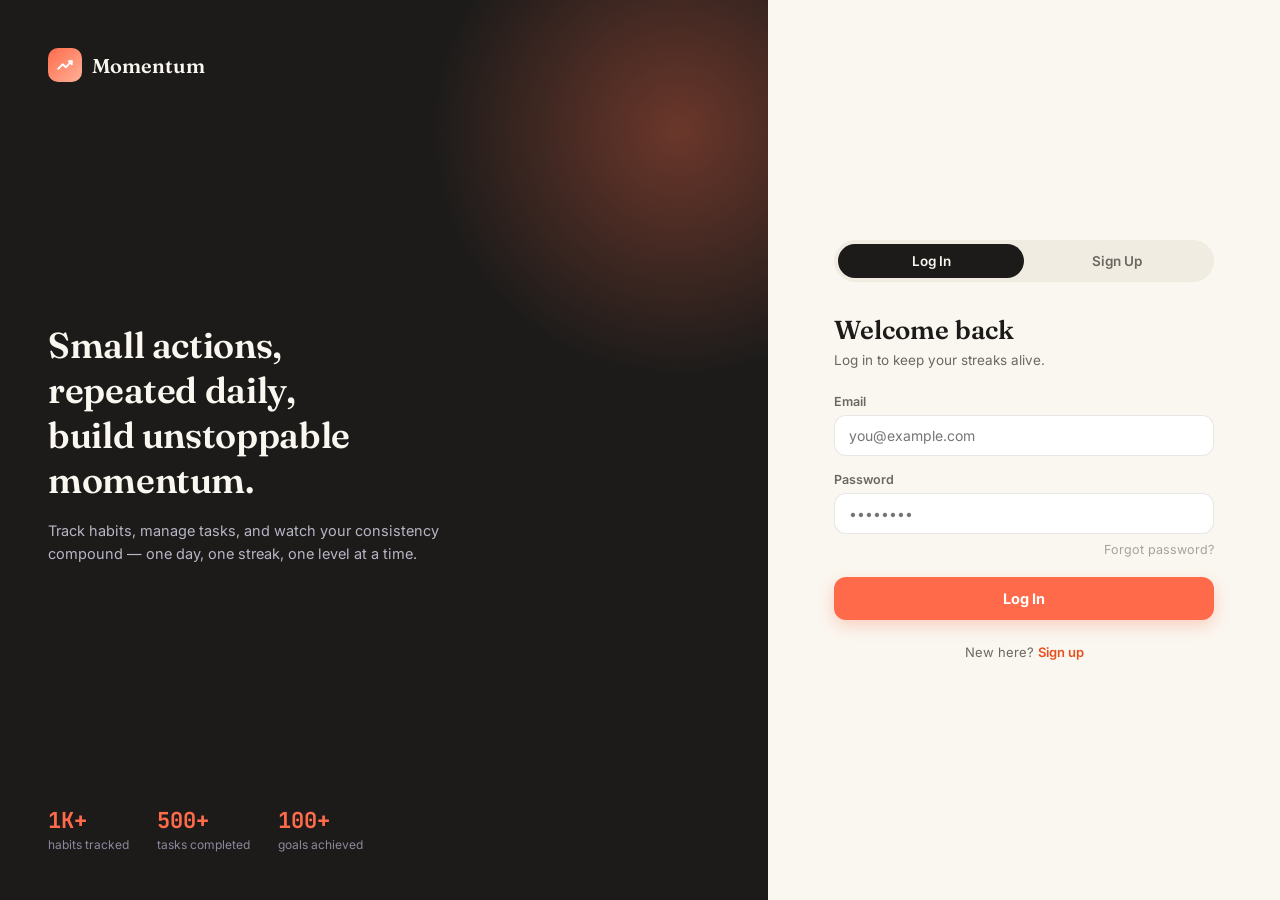
<file: notes.html>
<!DOCTYPE html>
<html lang="en">
<head>
<meta charset="UTF-8">
<meta name="viewport" content="width=device-width, initial-scale=1.0">
<title>Momentum — Notes</title>
<link rel="preconnect" href="https://fonts.googleapis.com">
<link href="https://fonts.googleapis.com/css2?family=Fraunces:opsz,wght@9..144,400;9..144,500;9..144,600;9..144,700&family=Inter:wght@400;500;600;700&family=JetBrains+Mono:wght@400;500;700&display=swap" rel="stylesheet">
<link rel="stylesheet" href="css/style.css">
</head>
<body data-page="notes">

<aside class="sidebar">
  <div class="logo">
    <div class="logo-mark">
      <svg viewBox="0 0 24 24" fill="none" stroke="white" stroke-width="2.4" stroke-linecap="round" stroke-linejoin="round"><path d="M3 17l6-6 4 4 8-8"/><path d="M17 7h4v4"/></svg>
    </div>
    <span class="logo-text">Momentum</span>
  </div>

  <div class="nav-section-label">General</div>
  <a class="nav-item" data-view="dashboard" onclick="showView('dashboard')">
    <span class="nav-icon"><svg viewBox="0 0 24 24" fill="none" stroke="currentColor" stroke-width="2"><rect x="3" y="3" width="7" height="9" rx="2"/><rect x="14" y="3" width="7" height="5" rx="2"/><rect x="14" y="12" width="7" height="9" rx="2"/><rect x="3" y="16" width="7" height="5" rx="2"/></svg></span>
    Dashboard
  </a>
  <a class="nav-item" data-view="habits" onclick="showView('habits')">
    <span class="nav-icon"><svg viewBox="0 0 24 24" fill="none" stroke="currentColor" stroke-width="2"><path d="M13 2L3 14h7l-1 8 10-12h-7l1-8z"/></svg></span>
    Habits
  </a>
  <a class="nav-item" data-view="todos" onclick="showView('todos')">
    <span class="nav-icon"><svg viewBox="0 0 24 24" fill="none" stroke="currentColor" stroke-width="2"><path d="M9 11l3 3L22 4"/><path d="M21 12v7a2 2 0 01-2 2H5a2 2 0 01-2-2V5a2 2 0 012-2h11"/></svg></span>
    Todos
  </a>
  <a class="nav-item" data-view="notes" onclick="showView('notes')">
    <span class="nav-icon"><svg viewBox="0 0 24 24" fill="none" stroke="currentColor" stroke-width="2"><path d="M14 2H6a2 2 0 00-2 2v16a2 2 0 002 2h12a2 2 0 002-2V8z"/><path d="M14 2v6h6"/><path d="M9 13h6"/><path d="M9 17h6"/></svg></span>
    Notes
  </a>
  <a class="nav-item" data-view="analytics" onclick="showView('analytics')">
    <span class="nav-icon"><svg viewBox="0 0 24 24" fill="none" stroke="currentColor" stroke-width="2"><path d="M3 3v18h18"/><path d="M7 15l4-6 4 3 5-8"/></svg></span>
    Analytics
  </a>
  <a class="nav-item" data-view="rewards" onclick="showView('rewards')">
    <span class="nav-icon"><svg viewBox="0 0 24 24" fill="none" stroke="currentColor" stroke-width="2"><circle cx="12" cy="8" r="5"/><path d="M4 22l2-6h12l2 6"/></svg></span>
    Rewards
  </a>

  <div class="nav-section-label">Tools</div>
  <a class="nav-item" data-view="settings" onclick="showView('settings')">
    <span class="nav-icon"><svg viewBox="0 0 24 24" fill="none" stroke="currentColor" stroke-width="2"><circle cx="12" cy="12" r="3"/><path d="M19.4 15a1.65 1.65 0 00.33 1.82l.06.06a2 2 0 11-2.83 2.83l-.06-.06a1.65 1.65 0 00-1.82-.33 1.65 1.65 0 00-1 1.51V21a2 2 0 01-4 0v-.09A1.65 1.65 0 009 19.4a1.65 1.65 0 00-1.82.33l-.06.06a2 2 0 11-2.83-2.83l.06-.06A1.65 1.65 0 004.6 15a1.65 1.65 0 00-1.51-1H3a2 2 0 010-4h.09A1.65 1.65 0 004.6 9a1.65 1.65 0 00-.33-1.82l-.06-.06a2 2 0 112.83-2.83l.06.06A1.65 1.65 0 009 4.6a1.65 1.65 0 001-1.51V3a2 2 0 014 0v.09a1.65 1.65 0 001 1.51 1.65 1.65 0 001.82-.33l.06-.06a2 2 0 112.83 2.83l-.06.06A1.65 1.65 0 0019.4 9c.16.31.26.65.3 1H21a2 2 0 010 4h-.09a1.65 1.65 0 00-1.51 1z"/></svg></span>
    Settings
  </a>

  <div class="sidebar-spacer"></div>

  <div class="sidebar-footer">
    <div class="avatar" id="sidebarAvatar">D</div>
    <div class="sidebar-footer-text">
      <div class="sidebar-footer-name" id="sidebarName">Deodatta</div>
      <div class="sidebar-footer-sub" onclick="MomentumAuth.logout()">Log out</div>
    </div>
  </div>
</aside>

<main class="main">
<div id="view-notes" class="view">
    <div class="notes-layout">

      <div class="notes-list-panel">
        <div class="notes-list-head">
          <h3>Notes</h3>
          <button class="btn-add-sm" onclick="newNote()">+ New</button>
        </div>
        <div id="notesList" class="notes-list"></div>
      </div>

      <div class="notes-editor-panel">
        <div class="notes-toolbar">
          <input id="noteTitleInput" class="note-title-input" type="text" placeholder="Untitled note" oninput="onTitleInput()">

          <div class="toolbar-row">
            <select class="tb-select" onchange="execCmd('fontName', this.value)" title="Font">
              <option value="Inter">Inter</option>
              <option value="Fraunces">Fraunces</option>
              <option value="JetBrains Mono">Mono</option>
              <option value="Georgia">Georgia</option>
              <option value="Arial">Arial</option>
              <option value="'Times New Roman'">Times New Roman</option>
              <option value="'Courier New'">Courier New</option>
              <option value="Verdana">Verdana</option>
              <option value="'Trebuchet MS'">Trebuchet MS</option>
            </select>
            <select class="tb-select tb-select-sm" onchange="execCmd('fontSize', this.value)" title="Size">
              <option value="2">Small</option>
              <option value="3" selected>Normal</option>
              <option value="5">Large</option>
              <option value="7">Huge</option>
            </select>

            <span class="tb-divider"></span>

            <button class="tb-btn" onclick="execCmd('bold')" title="Bold"><b>B</b></button>
            <button class="tb-btn" onclick="execCmd('italic')" title="Italic"><i>I</i></button>
            <button class="tb-btn" onclick="execCmd('underline')" title="Underline"><u>U</u></button>

            <span class="tb-divider"></span>

            <label class="tb-color-btn" title="Text color">
              A<input type="color" value="#1C1B1A" onchange="execCmd('foreColor', this.value)">
            </label>
            <label class="tb-color-btn tb-highlight-btn" title="Highlight">
              <svg viewBox="0 0 24 24" fill="none" stroke="currentColor" stroke-width="2"><path d="M12 20h9"/><path d="M16.5 3.5a2.1 2.1 0 013 3L7 19l-4 1 1-4z"/></svg>
              <input type="color" value="#FFF3A0" onchange="execCmd('hiliteColor', this.value)">
            </label>

            <span class="tb-divider"></span>

            <button class="tb-btn" onclick="execCmd('justifyLeft')" title="Align left"><svg viewBox="0 0 24 24" fill="none" stroke="currentColor" stroke-width="2"><line x1="3" y1="6" x2="21" y2="6"/><line x1="3" y1="12" x2="15" y2="12"/><line x1="3" y1="18" x2="18" y2="18"/></svg></button>
            <button class="tb-btn" onclick="execCmd('justifyCenter')" title="Align center"><svg viewBox="0 0 24 24" fill="none" stroke="currentColor" stroke-width="2"><line x1="3" y1="6" x2="21" y2="6"/><line x1="6" y1="12" x2="18" y2="12"/><line x1="4" y1="18" x2="20" y2="18"/></svg></button>
            <button class="tb-btn" onclick="execCmd('insertUnorderedList')" title="Bullet list"><svg viewBox="0 0 24 24" fill="none" stroke="currentColor" stroke-width="2"><circle cx="4" cy="6" r="1.4" fill="currentColor"/><circle cx="4" cy="12" r="1.4" fill="currentColor"/><circle cx="4" cy="18" r="1.4" fill="currentColor"/><line x1="9" y1="6" x2="21" y2="6"/><line x1="9" y1="12" x2="21" y2="12"/><line x1="9" y1="18" x2="21" y2="18"/></svg></button>
            <button class="tb-btn" onclick="execCmd('insertOrderedList')" title="Numbered list"><svg viewBox="0 0 24 24" fill="none" stroke="currentColor" stroke-width="2"><line x1="9" y1="6" x2="21" y2="6"/><line x1="9" y1="12" x2="21" y2="12"/><line x1="9" y1="18" x2="21" y2="18"/><text x="1" y="8" font-size="7" fill="currentColor" stroke="none">1</text><text x="1" y="14" font-size="7" fill="currentColor" stroke="none">2</text><text x="1" y="20" font-size="7" fill="currentColor" stroke="none">3</text></svg></button>
            <button class="tb-btn" onclick="execCmd('removeFormat')" title="Clear formatting">Tx</button>

            <span class="tb-spacer"></span>

            <button class="btn-outline tb-action" onclick="downloadNote()">⬇ Download</button>
            <button class="btn-outline tb-action" onclick="printNote()">🖨 Print / PDF</button>
            <button class="btn-add tb-action" onclick="shareNote()">Share</button>
          </div>
        </div>

        <div class="notebook-wrap" id="notebookWrap">
          <div class="note-page" id="notePage">
            <div class="note-spiral" id="noteSpiral"></div>
            <div class="note-margin-line"></div>
            <div id="noteContent" class="note-content" contenteditable="true" oninput="onContentInput()"></div>
          </div>
        </div>
        <div class="note-meta" id="noteMeta">Last edited just now</div>
      </div>

    </div>
  </div>
</main>

<script src="js/auth.js"></script>
<script src="js/app.js"></script>
</body>
</html>
</file>
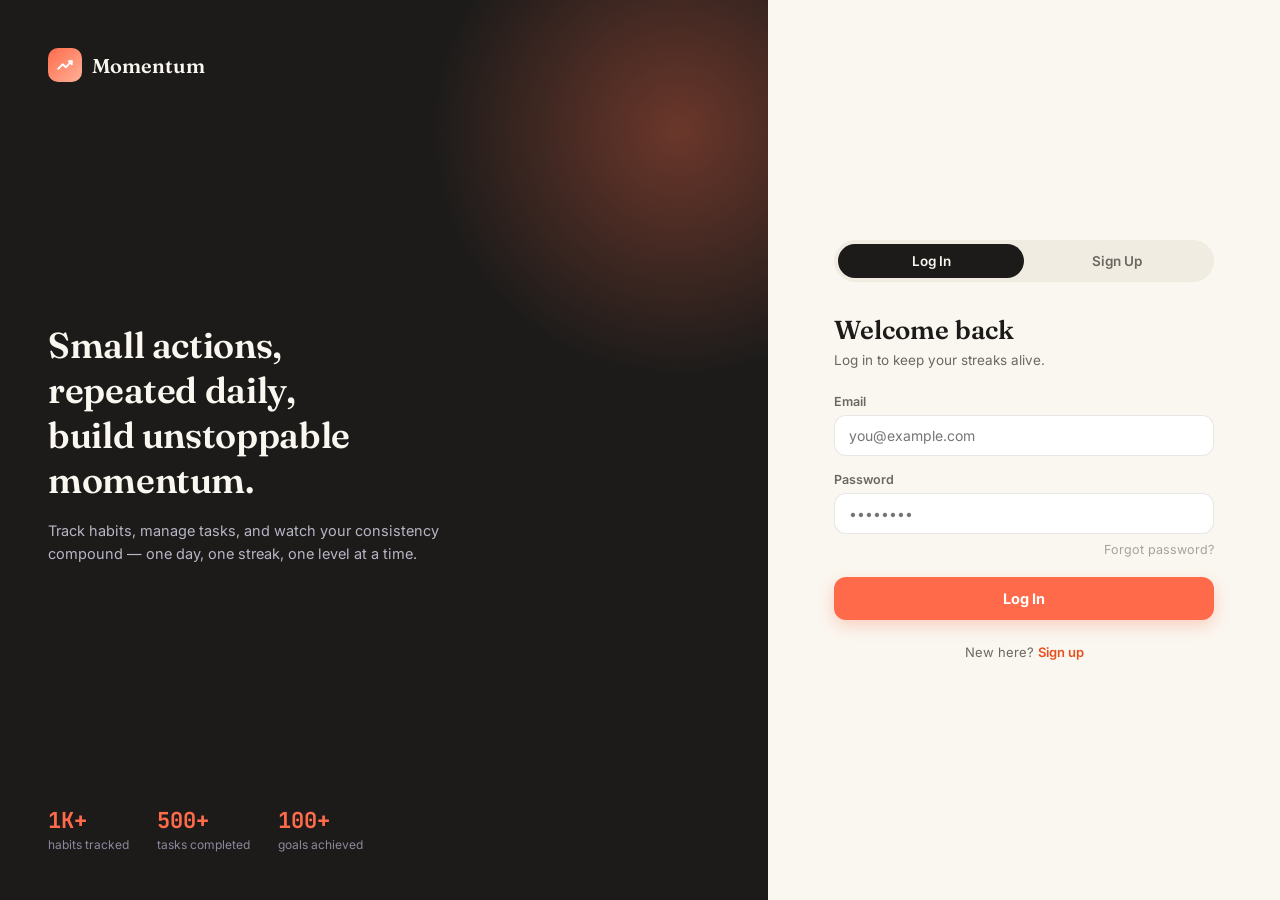
<file: rewards.html>
<!DOCTYPE html>
<html lang="en">
<head>
<meta charset="UTF-8">
<meta name="viewport" content="width=device-width, initial-scale=1.0">
<title>Momentum — Rewards</title>
<link rel="preconnect" href="https://fonts.googleapis.com">
<link href="https://fonts.googleapis.com/css2?family=Fraunces:opsz,wght@9..144,400;9..144,500;9..144,600;9..144,700&family=Inter:wght@400;500;600;700&family=JetBrains+Mono:wght@400;500;700&display=swap" rel="stylesheet">
<link rel="stylesheet" href="css/style.css">
</head>
<body data-page="rewards">

<aside class="sidebar">
  <div class="logo">
    <div class="logo-mark">
      <svg viewBox="0 0 24 24" fill="none" stroke="white" stroke-width="2.4" stroke-linecap="round" stroke-linejoin="round"><path d="M3 17l6-6 4 4 8-8"/><path d="M17 7h4v4"/></svg>
    </div>
    <span class="logo-text">Momentum</span>
  </div>

  <div class="nav-section-label">General</div>
  <a class="nav-item" data-view="dashboard" onclick="showView('dashboard')">
    <span class="nav-icon"><svg viewBox="0 0 24 24" fill="none" stroke="currentColor" stroke-width="2"><rect x="3" y="3" width="7" height="9" rx="2"/><rect x="14" y="3" width="7" height="5" rx="2"/><rect x="14" y="12" width="7" height="9" rx="2"/><rect x="3" y="16" width="7" height="5" rx="2"/></svg></span>
    Dashboard
  </a>
  <a class="nav-item" data-view="habits" onclick="showView('habits')">
    <span class="nav-icon"><svg viewBox="0 0 24 24" fill="none" stroke="currentColor" stroke-width="2"><path d="M13 2L3 14h7l-1 8 10-12h-7l1-8z"/></svg></span>
    Habits
  </a>
  <a class="nav-item" data-view="todos" onclick="showView('todos')">
    <span class="nav-icon"><svg viewBox="0 0 24 24" fill="none" stroke="currentColor" stroke-width="2"><path d="M9 11l3 3L22 4"/><path d="M21 12v7a2 2 0 01-2 2H5a2 2 0 01-2-2V5a2 2 0 012-2h11"/></svg></span>
    Todos
  </a>
  <a class="nav-item" data-view="notes" onclick="showView('notes')">
    <span class="nav-icon"><svg viewBox="0 0 24 24" fill="none" stroke="currentColor" stroke-width="2"><path d="M14 2H6a2 2 0 00-2 2v16a2 2 0 002 2h12a2 2 0 002-2V8z"/><path d="M14 2v6h6"/><path d="M9 13h6"/><path d="M9 17h6"/></svg></span>
    Notes
  </a>
  <a class="nav-item" data-view="analytics" onclick="showView('analytics')">
    <span class="nav-icon"><svg viewBox="0 0 24 24" fill="none" stroke="currentColor" stroke-width="2"><path d="M3 3v18h18"/><path d="M7 15l4-6 4 3 5-8"/></svg></span>
    Analytics
  </a>
  <a class="nav-item" data-view="rewards" onclick="showView('rewards')">
    <span class="nav-icon"><svg viewBox="0 0 24 24" fill="none" stroke="currentColor" stroke-width="2"><circle cx="12" cy="8" r="5"/><path d="M4 22l2-6h12l2 6"/></svg></span>
    Rewards
  </a>

  <div class="nav-section-label">Tools</div>
  <a class="nav-item" data-view="settings" onclick="showView('settings')">
    <span class="nav-icon"><svg viewBox="0 0 24 24" fill="none" stroke="currentColor" stroke-width="2"><circle cx="12" cy="12" r="3"/><path d="M19.4 15a1.65 1.65 0 00.33 1.82l.06.06a2 2 0 11-2.83 2.83l-.06-.06a1.65 1.65 0 00-1.82-.33 1.65 1.65 0 00-1 1.51V21a2 2 0 01-4 0v-.09A1.65 1.65 0 009 19.4a1.65 1.65 0 00-1.82.33l-.06.06a2 2 0 11-2.83-2.83l.06-.06A1.65 1.65 0 004.6 15a1.65 1.65 0 00-1.51-1H3a2 2 0 010-4h.09A1.65 1.65 0 004.6 9a1.65 1.65 0 00-.33-1.82l-.06-.06a2 2 0 112.83-2.83l.06.06A1.65 1.65 0 009 4.6a1.65 1.65 0 001-1.51V3a2 2 0 014 0v.09a1.65 1.65 0 001 1.51 1.65 1.65 0 001.82-.33l.06-.06a2 2 0 112.83 2.83l-.06.06A1.65 1.65 0 0019.4 9c.16.31.26.65.3 1H21a2 2 0 010 4h-.09a1.65 1.65 0 00-1.51 1z"/></svg></span>
    Settings
  </a>

  <div class="sidebar-spacer"></div>

  <div class="sidebar-footer">
    <div class="avatar" id="sidebarAvatar">D</div>
    <div class="sidebar-footer-text">
      <div class="sidebar-footer-name" id="sidebarName">Deodatta</div>
      <div class="sidebar-footer-sub" onclick="MomentumAuth.logout()">Log out</div>
    </div>
  </div>
</aside>

<main class="main">
<div id="view-rewards" class="view">
    <div class="view-header">
      <div>
        <h1>Rewards</h1>
        <p class="view-sub">Every streak earns something.</p>
      </div>
    </div>

    <div class="level-hero">
      <div class="level-hero-icon" id="rankIcon">🌱</div>
      <svg class="level-ring" viewBox="0 0 140 140">
        <circle class="level-ring-bg" cx="70" cy="70" r="60"/>
        <circle class="level-ring-fg" id="levelRingFg" cx="70" cy="70" r="60" stroke-dasharray="377" stroke-dashoffset="377"/>
      </svg>
      <div class="level-hero-text">
        <div class="level-hero-rank" id="rankTitle">Newcomer</div>
        <div class="level-hero-num" id="levelHeroNum">Level 1</div>
        <div class="level-hero-sub" id="levelHeroSub">0 / 500 XP · 500 XP to level 2</div>
      </div>
    </div>

    <div class="panel" style="margin-bottom:18px;">
      <div class="panel-head"><h3>Badges</h3><span class="see-all">6 of 10 unlocked</span></div>
      <div id="badgeGrid" class="badge-grid"></div>
    </div>

    <div class="panel">
      <div class="panel-head"><h3>Next Milestones</h3></div>
      <div class="milestone-list" id="nextMilestoneBody">
        <div class="milestone">
          <div class="milestone-icon">🏆</div>
          <div style="flex:1;">
            <div class="milestone-title">Loading…</div>
            <div class="milestone-bar"><div class="milestone-fill" style="width:0%;"></div></div>
            <div class="milestone-sub"></div>
          </div>
        </div>
      </div>
    </div>
  </div>
</main>

<script src="js/auth.js"></script>
<script src="js/app.js"></script>
</body>
</html>
</file>
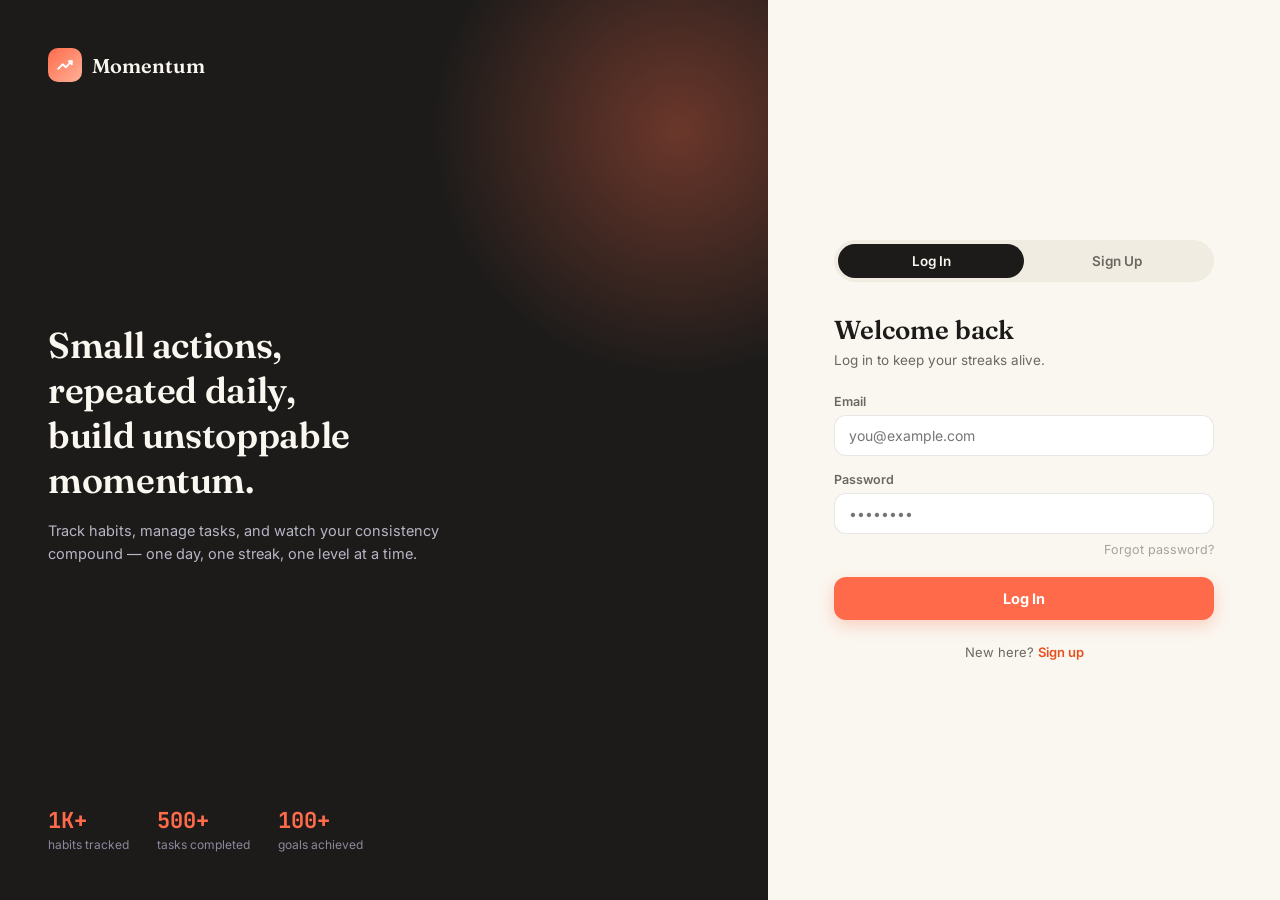
<file: settings.html>
<!DOCTYPE html>
<html lang="en">
<head>
<meta charset="UTF-8">
<meta name="viewport" content="width=device-width, initial-scale=1.0">
<title>Momentum — Settings</title>
<link rel="preconnect" href="https://fonts.googleapis.com">
<link href="https://fonts.googleapis.com/css2?family=Fraunces:opsz,wght@9..144,400;9..144,500;9..144,600;9..144,700&family=Inter:wght@400;500;600;700&family=JetBrains+Mono:wght@400;500;700&display=swap" rel="stylesheet">
<link rel="stylesheet" href="css/style.css">
</head>
<body data-page="settings">

<aside class="sidebar">
  <div class="logo">
    <div class="logo-mark">
      <svg viewBox="0 0 24 24" fill="none" stroke="white" stroke-width="2.4" stroke-linecap="round" stroke-linejoin="round"><path d="M3 17l6-6 4 4 8-8"/><path d="M17 7h4v4"/></svg>
    </div>
    <span class="logo-text">Momentum</span>
  </div>

  <div class="nav-section-label">General</div>
  <a class="nav-item" data-view="dashboard" onclick="showView('dashboard')">
    <span class="nav-icon"><svg viewBox="0 0 24 24" fill="none" stroke="currentColor" stroke-width="2"><rect x="3" y="3" width="7" height="9" rx="2"/><rect x="14" y="3" width="7" height="5" rx="2"/><rect x="14" y="12" width="7" height="9" rx="2"/><rect x="3" y="16" width="7" height="5" rx="2"/></svg></span>
    Dashboard
  </a>
  <a class="nav-item" data-view="habits" onclick="showView('habits')">
    <span class="nav-icon"><svg viewBox="0 0 24 24" fill="none" stroke="currentColor" stroke-width="2"><path d="M13 2L3 14h7l-1 8 10-12h-7l1-8z"/></svg></span>
    Habits
  </a>
  <a class="nav-item" data-view="todos" onclick="showView('todos')">
    <span class="nav-icon"><svg viewBox="0 0 24 24" fill="none" stroke="currentColor" stroke-width="2"><path d="M9 11l3 3L22 4"/><path d="M21 12v7a2 2 0 01-2 2H5a2 2 0 01-2-2V5a2 2 0 012-2h11"/></svg></span>
    Todos
  </a>
  <a class="nav-item" data-view="notes" onclick="showView('notes')">
    <span class="nav-icon"><svg viewBox="0 0 24 24" fill="none" stroke="currentColor" stroke-width="2"><path d="M14 2H6a2 2 0 00-2 2v16a2 2 0 002 2h12a2 2 0 002-2V8z"/><path d="M14 2v6h6"/><path d="M9 13h6"/><path d="M9 17h6"/></svg></span>
    Notes
  </a>
  <a class="nav-item" data-view="analytics" onclick="showView('analytics')">
    <span class="nav-icon"><svg viewBox="0 0 24 24" fill="none" stroke="currentColor" stroke-width="2"><path d="M3 3v18h18"/><path d="M7 15l4-6 4 3 5-8"/></svg></span>
    Analytics
  </a>
  <a class="nav-item" data-view="rewards" onclick="showView('rewards')">
    <span class="nav-icon"><svg viewBox="0 0 24 24" fill="none" stroke="currentColor" stroke-width="2"><circle cx="12" cy="8" r="5"/><path d="M4 22l2-6h12l2 6"/></svg></span>
    Rewards
  </a>

  <div class="nav-section-label">Tools</div>
  <a class="nav-item" data-view="settings" onclick="showView('settings')">
    <span class="nav-icon"><svg viewBox="0 0 24 24" fill="none" stroke="currentColor" stroke-width="2"><circle cx="12" cy="12" r="3"/><path d="M19.4 15a1.65 1.65 0 00.33 1.82l.06.06a2 2 0 11-2.83 2.83l-.06-.06a1.65 1.65 0 00-1.82-.33 1.65 1.65 0 00-1 1.51V21a2 2 0 01-4 0v-.09A1.65 1.65 0 009 19.4a1.65 1.65 0 00-1.82.33l-.06.06a2 2 0 11-2.83-2.83l.06-.06A1.65 1.65 0 004.6 15a1.65 1.65 0 00-1.51-1H3a2 2 0 010-4h.09A1.65 1.65 0 004.6 9a1.65 1.65 0 00-.33-1.82l-.06-.06a2 2 0 112.83-2.83l.06.06A1.65 1.65 0 009 4.6a1.65 1.65 0 001-1.51V3a2 2 0 014 0v.09a1.65 1.65 0 001 1.51 1.65 1.65 0 001.82-.33l.06-.06a2 2 0 112.83 2.83l-.06.06A1.65 1.65 0 0019.4 9c.16.31.26.65.3 1H21a2 2 0 010 4h-.09a1.65 1.65 0 00-1.51 1z"/></svg></span>
    Settings
  </a>

  <div class="sidebar-spacer"></div>

  <div class="sidebar-footer">
    <div class="avatar" id="sidebarAvatar">D</div>
    <div class="sidebar-footer-text">
      <div class="sidebar-footer-name" id="sidebarName">Deodatta</div>
      <div class="sidebar-footer-sub" onclick="MomentumAuth.logout()">Log out</div>
    </div>
  </div>
</aside>

<main class="main">
<div id="view-settings" class="view">
    <div class="view-header">
      <div>
        <h1>Settings</h1>
        <p class="view-sub">Your account, your preferences.</p>
      </div>
    </div>

    <div class="panel" style="margin-bottom:18px;">
      <div class="panel-head"><h3>Profile</h3></div>
      <div class="settings-profile-row">
        <div class="avatar-upload-wrap">
          <div class="avatar settings-avatar" id="settingsAvatar">D</div>
          <label for="photoInput" class="avatar-edit-btn" title="Change photo">
            <svg viewBox="0 0 24 24" fill="none" stroke="currentColor" stroke-width="2.2"><path d="M23 19a2 2 0 01-2 2H3a2 2 0 01-2-2V8a2 2 0 012-2h4l2-3h6l2 3h4a2 2 0 012 2z"/><circle cx="12" cy="13" r="4"/></svg>
          </label>
          <input type="file" id="photoInput" accept="image/*" style="display:none;" onchange="handlePhotoUpload(event)">
        </div>
        <div class="field-row" style="flex:1;">
          <div class="field"><label>Name</label><input id="s_name" type="text" value="Deodatta"></div>
          <div class="field"><label>Email</label><input id="s_email" type="email" value="deodatta@example.com"></div>
        </div>
      </div>
      <button class="btn-primary" style="width:auto; padding:11px 24px;" onclick="saveProfile()">Save changes</button>
    </div>

    <div class="panel" style="margin-bottom:18px;">
      <div class="panel-head"><h3>Preferences</h3></div>
      <div class="settings-row">
        <div><div class="settings-row-title">Dark Mode</div><div class="settings-row-sub">Switch to a darker color scheme</div></div>
        <label class="switch"><input type="checkbox" id="darkToggle" onchange="toggleDarkMode()"><span class="switch-slider"></span></label>
      </div>
      <div class="settings-row">
        <div><div class="settings-row-title">Daily Reminders</div><div class="settings-row-sub">Get nudged for habits you haven't done yet</div></div>
        <label class="switch"><input type="checkbox" checked><span class="switch-slider"></span></label>
      </div>
      <div class="settings-row">
        <div><div class="settings-row-title">Streak Alerts</div><div class="settings-row-sub">Warn me before a streak is about to break</div></div>
        <label class="switch"><input type="checkbox" checked><span class="switch-slider"></span></label>
      </div>
      <div class="settings-row">
        <div><div class="settings-row-title">Weekly Summary Email</div><div class="settings-row-sub">A recap of your week, every Sunday</div></div>
        <label class="switch"><input type="checkbox"><span class="switch-slider"></span></label>
      </div>
    </div>

    <div class="panel danger-panel">
      <div class="panel-head"><h3>Danger Zone</h3></div>
      <div class="settings-row">
        <div><div class="settings-row-title">Log Out</div><div class="settings-row-sub">Sign out of Momentum on this device</div></div>
        <button class="btn-outline" onclick="window.location.href='login.html'">Log Out</button>
      </div>
      <div class="settings-row">
        <div><div class="settings-row-title">Delete Account</div><div class="settings-row-sub">Permanently remove your data — this can't be undone</div></div>
        <button class="btn-danger" onclick="confirmDeleteAccount()">Delete Account</button>
      </div>
    </div>
  </div>
</main>

<script src="js/auth.js"></script>
<script src="js/app.js"></script>
</body>
</html>
</file>
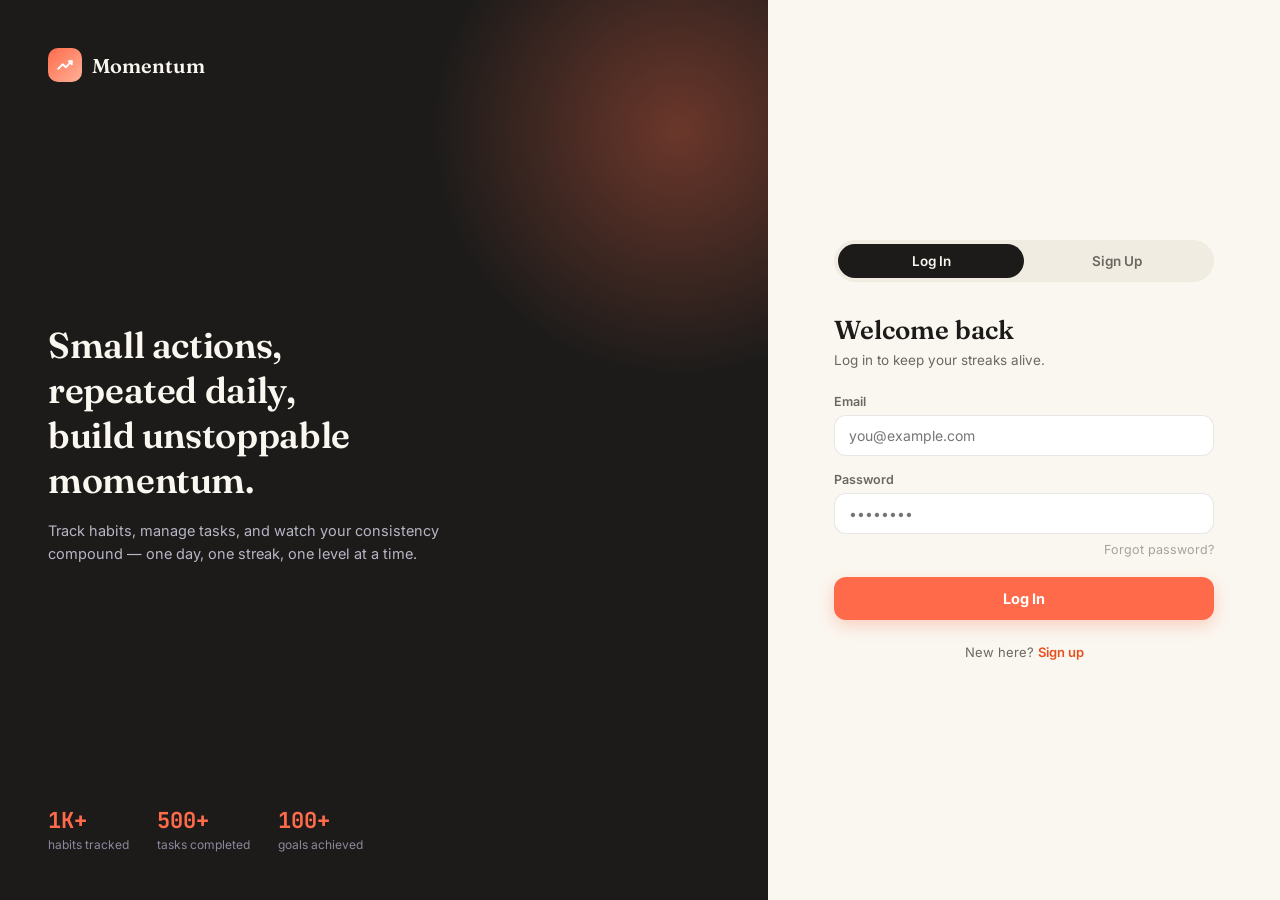
<file: todos.html>
<!DOCTYPE html>
<html lang="en">
<head>
<meta charset="UTF-8">
<meta name="viewport" content="width=device-width, initial-scale=1.0">
<title>Momentum — Todos</title>
<link rel="preconnect" href="https://fonts.googleapis.com">
<link href="https://fonts.googleapis.com/css2?family=Fraunces:opsz,wght@9..144,400;9..144,500;9..144,600;9..144,700&family=Inter:wght@400;500;600;700&family=JetBrains+Mono:wght@400;500;700&display=swap" rel="stylesheet">
<link rel="stylesheet" href="css/style.css">
</head>
<body data-page="todos">

<aside class="sidebar">
  <div class="logo">
    <div class="logo-mark">
      <svg viewBox="0 0 24 24" fill="none" stroke="white" stroke-width="2.4" stroke-linecap="round" stroke-linejoin="round"><path d="M3 17l6-6 4 4 8-8"/><path d="M17 7h4v4"/></svg>
    </div>
    <span class="logo-text">Momentum</span>
  </div>

  <div class="nav-section-label">General</div>
  <a class="nav-item" data-view="dashboard" onclick="showView('dashboard')">
    <span class="nav-icon"><svg viewBox="0 0 24 24" fill="none" stroke="currentColor" stroke-width="2"><rect x="3" y="3" width="7" height="9" rx="2"/><rect x="14" y="3" width="7" height="5" rx="2"/><rect x="14" y="12" width="7" height="9" rx="2"/><rect x="3" y="16" width="7" height="5" rx="2"/></svg></span>
    Dashboard
  </a>
  <a class="nav-item" data-view="habits" onclick="showView('habits')">
    <span class="nav-icon"><svg viewBox="0 0 24 24" fill="none" stroke="currentColor" stroke-width="2"><path d="M13 2L3 14h7l-1 8 10-12h-7l1-8z"/></svg></span>
    Habits
  </a>
  <a class="nav-item" data-view="todos" onclick="showView('todos')">
    <span class="nav-icon"><svg viewBox="0 0 24 24" fill="none" stroke="currentColor" stroke-width="2"><path d="M9 11l3 3L22 4"/><path d="M21 12v7a2 2 0 01-2 2H5a2 2 0 01-2-2V5a2 2 0 012-2h11"/></svg></span>
    Todos
  </a>
  <a class="nav-item" data-view="notes" onclick="showView('notes')">
    <span class="nav-icon"><svg viewBox="0 0 24 24" fill="none" stroke="currentColor" stroke-width="2"><path d="M14 2H6a2 2 0 00-2 2v16a2 2 0 002 2h12a2 2 0 002-2V8z"/><path d="M14 2v6h6"/><path d="M9 13h6"/><path d="M9 17h6"/></svg></span>
    Notes
  </a>
  <a class="nav-item" data-view="analytics" onclick="showView('analytics')">
    <span class="nav-icon"><svg viewBox="0 0 24 24" fill="none" stroke="currentColor" stroke-width="2"><path d="M3 3v18h18"/><path d="M7 15l4-6 4 3 5-8"/></svg></span>
    Analytics
  </a>
  <a class="nav-item" data-view="rewards" onclick="showView('rewards')">
    <span class="nav-icon"><svg viewBox="0 0 24 24" fill="none" stroke="currentColor" stroke-width="2"><circle cx="12" cy="8" r="5"/><path d="M4 22l2-6h12l2 6"/></svg></span>
    Rewards
  </a>

  <div class="nav-section-label">Tools</div>
  <a class="nav-item" data-view="settings" onclick="showView('settings')">
    <span class="nav-icon"><svg viewBox="0 0 24 24" fill="none" stroke="currentColor" stroke-width="2"><circle cx="12" cy="12" r="3"/><path d="M19.4 15a1.65 1.65 0 00.33 1.82l.06.06a2 2 0 11-2.83 2.83l-.06-.06a1.65 1.65 0 00-1.82-.33 1.65 1.65 0 00-1 1.51V21a2 2 0 01-4 0v-.09A1.65 1.65 0 009 19.4a1.65 1.65 0 00-1.82.33l-.06.06a2 2 0 11-2.83-2.83l.06-.06A1.65 1.65 0 004.6 15a1.65 1.65 0 00-1.51-1H3a2 2 0 010-4h.09A1.65 1.65 0 004.6 9a1.65 1.65 0 00-.33-1.82l-.06-.06a2 2 0 112.83-2.83l.06.06A1.65 1.65 0 009 4.6a1.65 1.65 0 001-1.51V3a2 2 0 014 0v.09a1.65 1.65 0 001 1.51 1.65 1.65 0 001.82-.33l.06-.06a2 2 0 112.83 2.83l-.06.06A1.65 1.65 0 0019.4 9c.16.31.26.65.3 1H21a2 2 0 010 4h-.09a1.65 1.65 0 00-1.51 1z"/></svg></span>
    Settings
  </a>

  <div class="sidebar-spacer"></div>

  <div class="sidebar-footer">
    <div class="avatar" id="sidebarAvatar">D</div>
    <div class="sidebar-footer-text">
      <div class="sidebar-footer-name" id="sidebarName">Deodatta</div>
      <div class="sidebar-footer-sub" onclick="MomentumAuth.logout()">Log out</div>
    </div>
  </div>
</aside>

<main class="main">
<div id="view-todos" class="view">
    <div class="view-header">
      <div>
        <h1>Todos</h1>
        <p class="view-sub">Today's tasks, front and center.</p>
      </div>
      <button class="btn-add" onclick="openModal('todoModal')">+ New Todo</button>
    </div>

    <div class="todo-progress-card">
      <div class="todo-progress-ring-wrap">
        <svg class="todo-progress-ring" viewBox="0 0 64 64">
          <circle class="tp-ring-bg" cx="32" cy="32" r="26"/>
          <circle class="tp-ring-fg" id="tpRingFg" cx="32" cy="32" r="26" stroke-dasharray="163.4" stroke-dashoffset="163.4"/>
        </svg>
      </div>
      <div>
        <div class="todo-progress-num" id="tpNum">0 / 0</div>
        <div class="todo-progress-label">completed today — keep going</div>
      </div>
    </div>

    <div class="todo-group">
      <h3 class="todo-group-title">Today</h3>
      <div id="todosToday" class="todo-list"></div>
    </div>

    <div class="todo-group">
      <h3 class="todo-group-title">Completed</h3>
      <div id="todosDone" class="todo-list"></div>
    </div>

    <div class="todo-group upcoming-group">
      <div class="todo-group-title-row">
        <h3 class="todo-group-title">Upcoming <span id="upcomingCount" class="upcoming-count"></span></h3>
        <button class="btn-show" id="upcomingToggleBtn" onclick="toggleUpcoming()">Show</button>
      </div>
      <div id="todosUpcoming" class="todo-list" style="display:none;"></div>
    </div>
  </div>
</main>
<div id="habitModal" class="modal-overlay">
  <div class="modal">
    <div class="modal-head"><h3>New Habit</h3><span class="modal-close" onclick="closeModal('habitModal')">&times;</span></div>
    <div class="field"><label>Habit Name</label><input id="h_name" type="text" placeholder="e.g. Morning Run"></div>
    <div class="field"><label>Description</label><input id="h_desc" type="text" placeholder="Why this habit matters"></div>
    <div class="field-row">
      <div class="field"><label>Icon</label>
        <div class="icon-picker" id="h_iconPicker">
          <span class="icon-opt selected">🏃</span><span class="icon-opt">💧</span><span class="icon-opt">📖</span>
          <span class="icon-opt">🧘</span><span class="icon-opt">💪</span><span class="icon-opt">🎨</span>
        </div>
      </div>
      <div class="field"><label>Color</label>
        <div class="icon-picker" id="h_colorPicker">
          <span class="color-opt selected" style="background:#F6E29B" data-c="#FFF1CE"></span>
          <span class="color-opt" style="background:#F5C6CE" data-c="#FFE0E6"></span>
          <span class="color-opt" style="background:#BFD9B4" data-c="#E3F0DD"></span>
          <span class="color-opt" style="background:#C7C0EE" data-c="#EFE7FF"></span>
        </div>
      </div>
    </div>
    <div class="field"><label>Frequency</label>
      <select id="h_freq"><option>Daily</option><option>Weekdays</option><option>3x / week</option><option>Weekly</option></select>
    </div>
    <div class="field-row">
      <div class="field"><label>Start Date</label><input id="h_start" type="date"></div>
      <div class="field"><label>Reminder</label><input id="h_time" type="time"></div>
    </div>
    <button class="btn-primary" onclick="addHabit()">Save Habit</button>
  </div>
</div>

<div id="todoModal" class="modal-overlay">
  <div class="modal">
    <div class="modal-head"><h3>New Todo</h3><span class="modal-close" onclick="closeModal('todoModal')">&times;</span></div>
    <div class="field"><label>Task Name</label><input id="t_name" type="text" placeholder="e.g. Submit assignment"></div>
    <div class="field-row">
      <div class="field"><label>Due Date</label><input id="t_date" type="date"></div>
      <div class="field"><label>Due Time</label><input id="t_time" type="time"></div>
    </div>
    <div class="field"><label>Priority</label>
      <div class="priority-picker" id="t_priority">
        <span class="priority-opt low">Low</span><span class="priority-opt med selected">Medium</span><span class="priority-opt high">High</span>
      </div>
    </div>
    <button class="btn-primary" onclick="addTodo()">Save Todo</button>
  </div>
</div>
<script src="js/auth.js"></script>
<script src="js/app.js"></script>
</body>
</html>
</file>
<file: css/style.css>
:root{
    --bg:#FAF7F0;
    --ink:#1C1B1A;
    --ink-soft:#6B6862;
    --ink-faint:#A6A29B;
    --yellow:#F6E29B;
    --yellow-ink:#5C4C12;
    --pink:#F5C6CE;
    --pink-ink:#7A3040;
    --sage:#BFD9B4;
    --sage-ink:#2E4A26;
    --peri:#C7C0EE;
    --peri-ink:#38316E;
    --coral:#FF6B4A;
    --coral-dark:#E8501F;
    --sidebar:#14151A;
    --sidebar-text:#9A97A6;
    --sidebar-text-active:#F5F3EE;
    --card-radius:22px;
    --white:#FFFFFF;
    --line:rgba(28,27,26,0.08);
  }

  *{box-sizing:border-box;margin:0;padding:0;}

  body{
    background:var(--bg);
    color:var(--ink);
    font-family:'Inter',sans-serif;
    display:flex;
    min-height:100vh;
    position:relative;
  }

  h1,h2,h3,.display{
    font-family:'Fraunces',serif;
    font-weight:600;
    letter-spacing:-0.01em;
  }

  .mono{
    font-family:'JetBrains Mono',monospace;
  }

  /* ---------- SIDEBAR ---------- */
  .sidebar{
    width:250px;
    background:var(--sidebar);
    color:var(--sidebar-text);
    display:flex;
    flex-direction:column;
    padding:28px 20px;
    position:sticky;
    top:0;
    height:100vh;
    flex-shrink:0;
  }

  .logo{
    display:flex;
    align-items:center;
    gap:10px;
    padding:6px 10px 32px;
  }

  .logo-mark{
    width:34px;
    height:34px;
    border-radius:10px;
    background:linear-gradient(135deg,var(--coral),#FFB199);
    display:flex;
    align-items:center;
    justify-content:center;
    flex-shrink:0;
  }

  .logo-mark svg{ width:18px; height:18px; }

  .logo-text{
    font-family:'Fraunces',serif;
    font-weight:600;
    font-size:20px;
    color:var(--sidebar-text-active);
    letter-spacing:-0.01em;
  }

  .nav-section-label{
    font-size:11px;
    text-transform:uppercase;
    letter-spacing:0.08em;
    color:#5F5C6B;
    padding:4px 10px;
    margin-top:18px;
    margin-bottom:6px;
  }

  .nav-item{
    display:flex;
    align-items:center;
    gap:12px;
    padding:10px 12px;
    border-radius:12px;
    font-size:14.5px;
    font-weight:500;
    text-decoration:none;
    color:var(--sidebar-text);
    transition:background 0.15s ease, color 0.15s ease;
    cursor:pointer;
  }

  .nav-item:hover{ color:var(--sidebar-text-active); background:rgba(255,255,255,0.05); }

  .nav-item.active{
    background:rgba(255,107,74,0.14);
    color:var(--sidebar-text-active);
  }
  .nav-item.active .nav-icon{ color:var(--coral); }

  .nav-icon{ width:18px; height:18px; flex-shrink:0; display:flex; align-items:center; justify-content:center; color:#7A7788; }
  .nav-item.active .nav-icon, .nav-item:hover .nav-icon{ color:inherit; }

  .sidebar-spacer{ flex:1; }

  .sidebar-footer{
    border-top:1px solid rgba(255,255,255,0.08);
    padding-top:16px;
    display:flex;
    align-items:center;
    gap:10px;
  }

  .avatar{
    width:34px;height:34px;border-radius:50%;
    background:linear-gradient(135deg,var(--peri),var(--pink));
    display:flex;align-items:center;justify-content:center;
    font-family:'Fraunces',serif;font-weight:600;color:var(--ink);font-size:14px;
    flex-shrink:0;
  }

  .sidebar-footer-text{ line-height:1.3; }
  .sidebar-footer-name{ font-size:13.5px; font-weight:600; color:var(--sidebar-text-active); }
  .sidebar-footer-sub{ font-size:12px; color:#6E6B7A; cursor:pointer; }

  /* ---------- MAIN ---------- */
  .main{
    flex:1;
    padding:32px 40px 60px;
    max-width:1400px;
  }

  .topbar{
    display:flex;
    justify-content:space-between;
    align-items:flex-start;
    margin-bottom:30px;
    gap:24px;
  }

  .search{
    display:flex;
    align-items:center;
    gap:8px;
    background:var(--white);
    border:1px solid var(--line);
    border-radius:999px;
    padding:9px 16px;
    font-size:13.5px;
    color:var(--ink-faint);
    width:260px;
    box-shadow:0 1px 2px rgba(0,0,0,0.02);
  }
  .search svg{ width:15px;height:15px;flex-shrink:0;color:var(--ink-faint); }

  .top-icons{ display:flex; gap:10px; align-items:center; }
  .icon-btn{
    width:38px;height:38px;border-radius:50%;
    background:var(--white);
    border:1px solid var(--line);
    display:flex;align-items:center;justify-content:center;
    cursor:pointer;
    color:var(--ink-soft);
    position:relative;
  }
  .icon-btn svg{ width:16px;height:16px; }
  .icon-btn .dot{
    position:absolute; top:8px; right:8px;
    width:7px;height:7px;border-radius:50%;
    background:var(--coral); border:1.5px solid var(--bg);
  }

  .greeting-row{
    display:flex;
    justify-content:space-between;
    align-items:center;
    margin-bottom:28px;
    flex-wrap:wrap;
    gap:20px;
  }

  .greeting{ flex-shrink:0; }
  .greeting h1{ font-size:34px; margin-bottom:6px; }
  .greeting p{ color:var(--ink-soft); font-size:14.5px; max-width:420px; }
  .greeting .accent{ color:var(--coral-dark); font-weight:600; }

  .quote-chip{
    background:var(--white);
    border:1px solid var(--line);
    border-radius:16px;
    padding:12px 18px;
    max-width:300px;
    font-size:13px;
    color:var(--ink-soft);
    font-style:italic;
    line-height:1.5;
    position:relative;
    margin:0 auto;
    transition:opacity 0.25s ease;
  }
  .quote-chip::before{ content:'“'; font-family:'Fraunces',serif; font-style:normal; font-size:28px; color:var(--coral); position:absolute; top:-4px; left:10px; opacity:0.6; }
  .quote-chip span{ display:block; padding-left:14px; }

  .live-clock{
    flex-shrink:0;
    display:flex;
    align-items:center;
    gap:10px;
    background:var(--white);
    border:1.5px solid var(--line);
    border-radius:16px;
    padding:12px 18px;
    box-shadow:0 3px 10px rgba(28,27,26,0.05);
  }
  .live-clock .clock-icon{
    width:34px; height:34px; border-radius:50%; flex-shrink:0;
    background:#FFF1EC; display:flex; align-items:center; justify-content:center;
  }
  .live-clock .clock-icon svg{ width:17px; height:17px; color:var(--coral-dark); }
  .live-clock .clock-time{
    font-family:'JetBrains Mono',monospace;
    font-size:22px;
    font-weight:700;
    letter-spacing:0.01em;
    color:var(--ink);
    display:flex;
    align-items:baseline;
    gap:5px;
    line-height:1;
  }
  .live-clock .clock-time .ampm{ font-size:12px; font-weight:700; color:var(--coral-dark); }
  .live-clock .clock-time .sec{ font-size:13px; color:var(--ink-faint); font-weight:600; }
  .live-clock .clock-label{ font-size:10.5px; text-transform:uppercase; letter-spacing:0.08em; color:var(--ink-faint); margin-top:2px; font-weight:600; }

  /* ---------- BENTO GRID ---------- */
  .bento{
    display:grid;
    grid-template-columns:repeat(4,1fr);
    gap:18px;
    margin-bottom:20px;
  }

  .card{
    border-radius:var(--card-radius);
    padding:22px;
    position:relative;
    overflow:hidden;
    min-height:190px;
    display:flex;
    flex-direction:column;
    justify-content:space-between;
  }

  .card-label{
    font-size:13px;
    font-weight:600;
    display:flex;
    align-items:center;
    gap:8px;
  }

  .card.yellow{ background:var(--yellow); color:var(--yellow-ink); }
  .card.pink{ background:var(--pink); color:var(--pink-ink); }
  .card.sage{ background:var(--sage); color:var(--sage-ink); }
  .card.peri{ background:var(--peri); color:var(--peri-ink); }

  .card-icon{
    width:26px;height:26px;border-radius:8px;
    background:rgba(255,255,255,0.55);
    display:flex;align-items:center;justify-content:center;
  }
  .card-icon svg{ width:14px;height:14px; }

  .card-big-number{
    font-family:'JetBrains Mono',monospace;
    font-size:38px;
    font-weight:700;
    letter-spacing:-0.02em;
  }
  .card-sub{ font-size:12.5px; opacity:0.75; font-weight:500; margin-top:2px; }

  /* mini bar chart for habits card */
  .mini-bars{ display:flex; align-items:flex-end; gap:5px; height:44px; margin-top:8px; }
  .mini-bars .bar{ flex:1; border-radius:4px 4px 2px 2px; background:rgba(92,76,18,0.35); }
  .mini-bars .bar.filled{ background:var(--yellow-ink); }

  /* momentum trail for streak card */
  .trail-wrap{ position:relative; height:44px; margin-top:6px; }
  .trail-svg{ width:100%; height:44px; overflow:visible; }
  .trail-path{
    fill:none;
    stroke:var(--coral);
    stroke-width:3;
    stroke-linecap:round;
    stroke-dasharray:6 7;
    animation:trailmove 1.4s linear infinite;
  }
  @keyframes trailmove{ to{ stroke-dashoffset:-26; } }
  .flame-dot{ fill:var(--coral); }

  /* XP ring */
  .ring-wrap{ display:flex; align-items:center; gap:14px; }
  .ring-svg{ width:64px;height:64px; flex-shrink:0; }
  .ring-bg{ fill:none; stroke:rgba(56,49,110,0.15); stroke-width:7; }
  .ring-fg{ fill:none; stroke:var(--peri-ink); stroke-width:7; stroke-linecap:round; transform:rotate(-90deg); transform-origin:50% 50%; }
  .ring-label{ font-family:'JetBrains Mono',monospace; font-size:13px; font-weight:700; text-anchor:middle; fill:var(--peri-ink); }

  /* donut for todos */
  .donut-wrap{ display:flex; align-items:center; gap:14px; }
  .donut-svg{ width:64px;height:64px; flex-shrink:0; }
  .donut-bg{ fill:none; stroke:rgba(122,48,64,0.15); stroke-width:7; }
  .donut-fg{ fill:none; stroke:var(--pink-ink); stroke-width:7; stroke-linecap:round; transform:rotate(-90deg); transform-origin:50% 50%; }

  /* ---------- LOWER SECTION ---------- */
  .lower{
    display:grid;
    grid-template-columns:1.5fr 1fr;
    gap:18px;
  }

  .panel{
    background:var(--white);
    border:1px solid var(--line);
    border-radius:var(--card-radius);
    padding:22px;
  }

  .panel-head{
    display:flex;
    justify-content:space-between;
    align-items:center;
    margin-bottom:16px;
  }
  .panel-head h3{ font-size:17px; font-weight:600; }
  .panel-head .see-all{ font-size:12.5px; color:var(--ink-faint); font-weight:500; cursor:pointer; }

  .habit-row{
    display:flex;
    align-items:center;
    gap:14px;
    padding:12px 8px;
    border-radius:14px;
    transition:background 0.15s ease;
  }
  .habit-row:hover{ background:#FAF8F3; }
  .habit-row + .habit-row{ border-top:1px solid var(--line); }

  .habit-check{
    width:22px;height:22px;border-radius:7px;
    border:2px solid var(--line);
    flex-shrink:0;
    cursor:pointer;
    display:flex;align-items:center;justify-content:center;
    transition:all 0.15s ease;
  }
  .habit-check.done{ background:var(--coral); border-color:var(--coral); }
  .habit-check.done svg{ width:12px;height:12px;color:white; }

  .habit-icon{
    width:38px;height:38px;border-radius:11px;
    display:flex;align-items:center;justify-content:center;
    font-size:17px;
    flex-shrink:0;
  }

  .habit-info{ flex:1; min-width:0; }
  .habit-name{ font-size:14.5px; font-weight:600; }
  .habit-freq{ font-size:12px; color:var(--ink-faint); margin-top:1px; }

  .streak-chip{
    display:flex;align-items:center;gap:4px;
    background:#FFF1EC;
    color:var(--coral-dark);
    padding:5px 10px;
    border-radius:999px;
    font-size:12.5px;
    font-weight:700;
    font-family:'JetBrains Mono',monospace;
    flex-shrink:0;
  }
  .streak-chip svg{ width:12px;height:12px; }

  /* timeline panel */
  .mini-cal{
    display:flex;
    justify-content:space-between;
    align-items:center;
    margin-bottom:16px;
  }
  .mini-cal-days{ display:flex; gap:6px; width:100%; }
  .mini-cal-day{
    flex:1;
    text-align:center;
    padding:8px 0 6px;
    border-radius:12px;
    font-size:11.5px;
    color:var(--ink-faint);
  }
  .mini-cal-day .num{ display:block; font-weight:600; color:var(--ink); font-size:13px; margin-top:3px; }
  .mini-cal-day.today{ background:var(--coral); color:white; }
  .mini-cal-day.today .num{ color:white; }

  .timeline-item{
    display:flex;
    gap:12px;
    align-items:flex-start;
    padding:11px 0;
  }
  .timeline-item + .timeline-item{ border-top:1px solid var(--line); }
  .timeline-check{
    width:19px;height:19px;border-radius:6px;
    border:2px solid var(--line);
    flex-shrink:0;
    cursor:pointer;
    display:flex;align-items:center;justify-content:center;
    margin-top:2px;
    transition:all 0.15s ease;
  }
  .timeline-check.done{ background:var(--coral); border-color:var(--coral); }
  .timeline-check svg{ width:11px;height:11px;color:white; }
  .timeline-item.done .timeline-content h4{ text-decoration:line-through; color:var(--ink-faint); }
  .timeline-time{ font-family:'JetBrains Mono',monospace; font-size:11.5px; color:var(--ink-faint); width:52px; flex-shrink:0; padding-top:2px; }
  .timeline-dot-wrap{ display:flex; flex-direction:column; align-items:center; flex-shrink:0; }
  .timeline-dot{ width:9px;height:9px;border-radius:50%; margin-top:5px; }
  .timeline-content h4{ font-size:13.5px; font-weight:600; margin-bottom:2px; }
  .timeline-content p{ font-size:12px; color:var(--ink-faint); }

  .view-all-btn{
    width:100%;
    margin-top:14px;
    padding:12px;
    border-radius:14px;
    background:var(--ink);
    color:var(--bg);
    border:none;
    font-family:'Inter',sans-serif;
    font-size:13.5px;
    font-weight:600;
    cursor:pointer;
  }

  .view{ display:block; }

  .view-header{
    display:flex; justify-content:space-between; align-items:flex-end;
    margin-bottom:26px; flex-wrap:wrap; gap:14px;
  }
  .view-header h1{ font-size:30px; margin-bottom:4px; }
  .view-sub{ color:var(--ink-soft); font-size:14px; }

  .btn-add{
    padding:11px 20px; border-radius:12px; border:none;
    background:var(--coral); color:white; font-weight:700; font-size:13.5px;
    cursor:pointer; box-shadow:0 6px 16px rgba(255,107,74,0.25);
  }
  .btn-add:hover{ background:var(--coral-dark); }

  .btn-primary{
    width:100%; padding:12px; border-radius:12px; border:none; background:var(--coral);
    color:white; font-weight:700; font-size:14px; cursor:pointer; margin-top:6px;
  }
  .btn-primary:hover{ background:var(--coral-dark); }

  /* Habits grid */
  .habits-grid{ display:grid; grid-template-columns:repeat(3,1fr); gap:16px; }
  .habit-card{
    background:var(--white); border:1px solid var(--line); border-radius:20px;
    padding:20px; display:flex; flex-direction:column; gap:12px;
  }
  .habit-card-top{ display:flex; align-items:center; gap:12px; }
  .habit-card-icon{ width:42px;height:42px;border-radius:12px; display:flex;align-items:center;justify-content:center; font-size:19px; flex-shrink:0; }
  .habit-card-name{ font-size:15px; font-weight:600; }
  .habit-card-freq{ font-size:12px; color:var(--ink-faint); margin-top:1px; }
  .habit-card-del{ margin-left:auto; color:var(--ink-faint); cursor:pointer; font-size:16px; padding:2px 6px; }
  .habit-card-del:hover{ color:var(--coral-dark); }
  .heatmap-range{ font-size:10.5px; color:var(--ink-faint); font-family:'JetBrains Mono',monospace; margin-bottom:2px; }
  .heatmap-strip{ display:flex; gap:3px; }
  .heatmap-strip .sq{
    flex:1; aspect-ratio:1; border-radius:4px; background:var(--line);
    display:flex; align-items:center; justify-content:center;
    font-size:7.5px; font-family:'JetBrains Mono',monospace; color:var(--ink-faint); cursor:default;
  }
  .heatmap-strip .sq.done{ background:var(--coral); color:white; }
  .habit-card-bottom{ display:flex; justify-content:space-between; align-items:center; }

  /* Todos */
  .todo-progress-card{
    background:linear-gradient(120deg,var(--yellow),var(--pink));
    border-radius:20px; padding:20px 24px; margin-bottom:24px;
    display:flex; align-items:center; gap:18px;
  }
  .todo-progress-ring-wrap{ flex-shrink:0; }
  .todo-progress-ring{ width:56px;height:56px; }
  .tp-ring-bg{ fill:none; stroke:rgba(28,27,26,0.15); stroke-width:7; }
  .tp-ring-fg{ fill:none; stroke:var(--ink); stroke-width:7; stroke-linecap:round; transform:rotate(-90deg); transform-origin:50% 50%; transition:stroke-dashoffset 0.4s ease; }
  .todo-progress-num{ font-family:'JetBrains Mono',monospace; font-size:22px; font-weight:700; }
  .todo-progress-label{ font-size:12.5px; color:var(--ink-soft); margin-top:2px; }

  .todo-group{ margin-bottom:22px; }
  .todo-group-title{ font-size:13px; text-transform:uppercase; letter-spacing:0.06em; color:var(--ink-faint); margin-bottom:10px; }
  .todo-group-title-row{ display:flex; align-items:center; justify-content:space-between; margin-bottom:10px; }
  .todo-group-title-row .todo-group-title{ margin-bottom:0; }
  .upcoming-count{ color:var(--coral-dark); font-weight:700; }
  .btn-show{
    padding:6px 16px; border-radius:999px; border:1.5px solid var(--coral); background:transparent;
    color:var(--coral-dark); font-size:12px; font-weight:700; cursor:pointer; transition:all 0.15s ease;
  }
  .btn-show:hover{ background:var(--coral); color:white; }
  .btn-show.open{ background:var(--ink); border-color:var(--ink); color:var(--bg); }
  .todo-list{ background:var(--white); border:1px solid var(--line); border-radius:18px; overflow:hidden; }
  .todo-item{ display:flex; align-items:center; gap:14px; padding:14px 18px; }
  .todo-item + .todo-item{ border-top:1px solid var(--line); }
  .todo-item.completed .todo-name{ text-decoration:line-through; color:var(--ink-faint); }
  .todo-check{
    width:20px;height:20px;border-radius:6px; border:2px solid var(--line); flex-shrink:0; cursor:pointer;
    display:flex;align-items:center;justify-content:center;
  }
  .todo-check.done{ background:var(--sage-ink); border-color:var(--sage-ink); }
  .todo-check svg{ width:11px;height:11px;color:white; }
  .todo-name{ font-size:14px; font-weight:600; flex:1; }
  .todo-meta{ font-size:11.5px; color:var(--ink-faint); font-family:'JetBrains Mono',monospace; }
  .priority-dot{ width:8px;height:8px;border-radius:50%; flex-shrink:0; }
  .priority-dot.low{ background:var(--sage-ink); }
  .priority-dot.med{ background:#E0A83A; }
  .priority-dot.high{ background:var(--coral-dark); }
  .todo-del{ color:var(--ink-faint); cursor:pointer; font-size:16px; padding:2px 4px; }
  .todo-del:hover{ color:var(--coral-dark); }
  .empty-note{ padding:16px 18px; font-size:13px; color:var(--ink-faint); }

  /* Analytics */
  .stat-row{ display:grid; grid-template-columns:repeat(4,1fr); gap:16px; margin-bottom:18px; }
  .stat-card{ background:var(--white); border:1px solid var(--line); border-radius:18px; padding:20px; }
  .stat-num{ font-family:'JetBrains Mono',monospace; font-size:28px; font-weight:700; }
  .stat-label{ font-size:12.5px; color:var(--ink-soft); margin-top:4px; }
  .month-select-wrap{ display:flex; align-items:center; gap:8px; }
  .month-select-wrap label{ font-size:12.5px; color:var(--ink-soft); font-weight:600; }
  .month-select-wrap select{
    padding:9px 14px; border-radius:10px; border:1.5px solid var(--line);
    font-family:'Inter',sans-serif; font-size:13px; font-weight:600; background:var(--white);
    color:var(--ink); cursor:pointer; outline:none;
  }
  .month-select-wrap select:focus{ border-color:var(--coral); }

  .year-heatmap{ display:flex; gap:16px; overflow-x:auto; padding-bottom:6px; }
  .gh-month-block{ flex-shrink:0; }
  .gh-month-label{ font-size:11px; font-weight:700; color:var(--ink-soft); margin-bottom:6px; text-align:center; }
  .gh-month-grid{ display:grid; grid-template-columns:repeat(7,9px); grid-auto-rows:9px; gap:3px; }
  .gh-sq{ width:9px;height:9px;border-radius:2px; background:var(--line); cursor:default; }
  .gh-sq.future{ background:transparent; }
  .gh-sq.lvl1{ background:#FFD9CC; }
  .gh-sq.lvl2{ background:#FFB199; }
  .gh-sq.lvl3{ background:var(--coral); }
  .gh-sq.current-month{ outline:1.5px solid var(--coral-dark); outline-offset:1px; }

  .line-chart{ width:100%; height:170px; overflow:visible; }
  .chart-wrap{ padding-top:10px; }
  .chart-axis-label{ font-family:'JetBrains Mono',monospace; font-size:9px; fill:var(--ink-faint); }
  .chart-x-labels text{ font-family:'JetBrains Mono',monospace; font-size:9px; fill:var(--ink-faint); text-anchor:middle; }
  .chart-points circle{ fill:var(--coral); stroke:var(--white); stroke-width:1.5; }
  .chart-val{ font-family:'JetBrains Mono',monospace; font-size:9px; fill:var(--ink-soft); text-anchor:middle; font-weight:600; }

  .breakdown-card{ padding:14px 0; }
  .breakdown-card + .breakdown-card{ border-top:1px solid var(--line); }
  .breakdown-card-top{ display:flex; align-items:center; gap:10px; margin-bottom:8px; }
  .breakdown-card-icon{ width:30px;height:30px;border-radius:9px; display:flex;align-items:center;justify-content:center; font-size:14px; flex-shrink:0; }
  .breakdown-card-name{ font-size:13.5px; font-weight:600; flex:1; }
  .breakdown-card-streak{ font-family:'JetBrains Mono',monospace; font-size:11.5px; color:var(--coral-dark); font-weight:700; display:flex; align-items:center; gap:3px; }
  .breakdown-card-streak svg{ width:11px;height:11px; }
  .breakdown-bar-track{ flex:1; height:6px; border-radius:4px; background:var(--line); overflow:hidden; }
  .breakdown-bar-fill{ height:100%; border-radius:4px; background:var(--coral); }
  .breakdown-card-bottom{ display:flex; align-items:center; gap:10px; }
  .breakdown-pct{ font-family:'JetBrains Mono',monospace; font-size:12px; color:var(--ink-soft); width:70px; text-align:right; }

  /* Rewards */
  .level-hero{
    background:var(--white); border:1px solid var(--line); border-radius:22px;
    padding:26px 30px; display:flex; align-items:center; gap:24px; margin-bottom:18px;
    position:relative; overflow:hidden;
  }
  .level-hero-icon{
    position:absolute; top:14px; right:20px; font-size:26px;
    animation:rankFloat 2.6s ease-in-out infinite;
  }
  @keyframes rankFloat{ 0%,100%{ transform:translateY(0) rotate(-4deg); } 50%{ transform:translateY(-6px) rotate(4deg); } }
  .level-ring{ width:100px;height:100px; flex-shrink:0; }
  .level-ring-bg{ fill:none; stroke:var(--line); stroke-width:10; }
  .level-ring-fg{ fill:none; stroke:var(--coral); stroke-width:10; stroke-linecap:round; transform:rotate(-90deg); transform-origin:50% 50%; }
  .level-hero-rank{
    display:inline-block; font-size:11px; font-weight:700; text-transform:uppercase; letter-spacing:0.06em;
    color:var(--coral-dark); background:#FFF1EC; padding:3px 10px; border-radius:999px; margin-bottom:6px;
  }
  .level-hero-num{ font-family:'Fraunces',serif; font-size:26px; font-weight:600; }
  .level-hero-sub{ font-size:13px; color:var(--ink-soft); margin-top:4px; font-family:'JetBrains Mono',monospace; }

  .badge-grid{ display:grid; grid-template-columns:repeat(4,1fr); gap:22px 14px; }
  .badge-item{ display:flex; flex-direction:column; align-items:center; gap:9px; cursor:pointer; }
  .badge-item.locked{ cursor:default; }

  .badge-circle{
    width:86px; height:86px;
    clip-path:polygon(50% 0%, 100% 25%, 100% 75%, 50% 100%, 0% 75%, 0% 25%);
    display:flex; align-items:center; justify-content:center;
    filter:drop-shadow(0 5px 10px rgba(28,27,26,0.16));
    transition:transform 0.15s ease;
    position:relative; overflow:hidden;
  }
  .badge-item:hover .badge-circle{ transform:translateY(-3px) scale(1.04); }
  .badge-circle svg{ width:60px; height:60px; position:relative; z-index:2; }
  .badge-circle.locked{ background:#EDEAE0 !important; filter:none; }
  .badge-circle.locked svg{ opacity:0.4; filter:grayscale(0.6); }

  .badge-circle.glow{ animation:badgeGlow 2.6s ease-in-out infinite; }
  @keyframes badgeGlow{
    0%,100%{ filter:drop-shadow(0 5px 10px rgba(28,27,26,0.16)); }
    50%{ filter:drop-shadow(0 5px 16px rgba(255,201,60,0.65)); }
  }
  .badge-circle::after{
    content:''; position:absolute; top:0; left:-150%; width:55%; height:100%;
    background:linear-gradient(120deg, transparent, rgba(255,255,255,0.8), transparent);
    animation:badgeShine 4.5s ease-in-out infinite; z-index:3;
  }
  .badge-circle.locked::after{ display:none; }
  @keyframes badgeShine{ 0%{left:-150%;} 45%{left:150%;} 100%{left:150%;} }

  .icon-bob{ animation:iconBob 2.2s ease-in-out infinite; }
  @keyframes iconBob{ 0%,100%{transform:translateY(0);} 50%{transform:translateY(-4px);} }
  .icon-flicker{ animation:iconFlicker 1.3s ease-in-out infinite; transform-origin:center bottom; }
  @keyframes iconFlicker{ 0%,100%{transform:scale(1);} 50%{transform:scale(1.08) translateY(-1px);} }
  .icon-sway{ animation:iconSway 2.8s ease-in-out infinite; transform-origin:center; }
  @keyframes iconSway{ 0%,100%{transform:rotate(-4deg);} 50%{transform:rotate(4deg);} }

  .badge-name{ font-size:10.5px; font-weight:600; line-height:1.25; text-align:center; }
  .badge-name.locked-label{ color:var(--ink-faint); }

  .badge-progress-track{
    width:100%; max-width:80px; height:4px; border-radius:4px; background:var(--line);
    overflow:hidden; margin-top:2px;
  }
  .badge-progress-fill{ height:100%; background:var(--coral); border-radius:4px; }
  .badge-progress-label{
    font-size:9px; color:var(--ink-faint); font-family:'JetBrains Mono',monospace;
    text-align:center; margin-top:1px;
  }

  .badge-item.shake{ animation:badgeShake 0.4s ease; }
  @keyframes badgeShake{ 0%,100%{transform:translateX(0);} 25%{transform:translateX(-4px);} 75%{transform:translateX(4px);} }

  .confetti-piece{
    position:fixed; z-index:200; pointer-events:none; font-size:16px;
    animation:confettiFly 0.9s ease-out forwards;
  }
  @keyframes confettiFly{
    0%{ transform:translate(0,0) rotate(0deg); opacity:1; }
    100%{ transform:var(--fly-to) rotate(var(--fly-rot)); opacity:0; }
  }

  .milestone-list{ display:flex; flex-direction:column; gap:18px; }
  .milestone{ display:flex; gap:16px; align-items:center; }
  .milestone-icon{ width:48px;height:48px;border-radius:14px; background:var(--yellow); display:flex;align-items:center;justify-content:center; font-size:22px; flex-shrink:0; }
  .milestone-title{ font-size:14px; font-weight:600; margin-bottom:8px; }
  .milestone-bar{ height:8px; border-radius:4px; background:var(--line); overflow:hidden; margin-bottom:6px; }
  .milestone-fill{ height:100%; background:var(--coral); border-radius:4px; }
  .milestone-sub{ font-size:12px; color:var(--ink-faint); font-family:'JetBrains Mono',monospace; }

  /* Modals */
  .modal-overlay{
    display:none; position:fixed; inset:0; background:rgba(28,27,26,0.45);
    align-items:center; justify-content:center; z-index:100; backdrop-filter:blur(2px);
  }
  .modal-overlay.active{ display:flex; }
  .modal{
    background:var(--bg); border-radius:22px; padding:26px; width:100%; max-width:420px;
    max-height:88vh; overflow-y:auto; box-shadow:0 20px 60px rgba(0,0,0,0.25);
  }
  .modal-head{ display:flex; justify-content:space-between; align-items:center; margin-bottom:18px; }
  .modal-head h3{ font-size:19px; font-weight:600; }
  .modal-close{ cursor:pointer; font-size:20px; color:var(--ink-faint); line-height:1; }
  .field{ margin-bottom:14px; }
  .field label{ display:block; font-size:12px; font-weight:600; color:var(--ink-soft); margin-bottom:5px; }
  .field input, .field select{
    width:100%; padding:10px 12px; border-radius:10px; border:1.5px solid var(--line);
    font-family:'Inter',sans-serif; font-size:13.5px; background:var(--white); outline:none;
  }
  .field input:focus, .field select:focus{ border-color:var(--coral); }
  .field-row{ display:flex; gap:12px; }
  .field-row .field{ flex:1; }
  .icon-picker{ display:flex; gap:6px; flex-wrap:wrap; }
  .icon-opt{
    width:34px;height:34px;border-radius:9px; background:var(--white); border:1.5px solid var(--line);
    display:flex;align-items:center;justify-content:center; font-size:15px; cursor:pointer;
  }
  .icon-opt.selected{ border-color:var(--coral); background:#FFF1EC; }
  .color-opt{ width:28px;height:28px;border-radius:50%; cursor:pointer; border:2px solid transparent; }
  .color-opt.selected{ border-color:var(--ink); }
  .priority-picker{ display:flex; gap:8px; }
  .priority-opt{
    flex:1; text-align:center; padding:8px 0; border-radius:10px; border:1.5px solid var(--line);
    font-size:12.5px; font-weight:600; cursor:pointer; color:var(--ink-soft);
  }
  .priority-opt.selected.low{ background:#E3F0DD; border-color:var(--sage-ink); color:var(--sage-ink); }
  .priority-opt.selected.med{ background:#FFF3DC; border-color:#E0A83A; color:#8A6416; }
  .priority-opt.selected.high{ background:#FFE3DC; border-color:var(--coral-dark); color:var(--coral-dark); }
  .settings-profile-row{ display:flex; gap:18px; align-items:flex-start; margin-bottom:16px; }
  .avatar-upload-wrap{ position:relative; flex-shrink:0; }
  .avatar-edit-btn{
    position:absolute; bottom:-2px; right:-2px; width:24px;height:24px;border-radius:50%;
    background:var(--ink); color:var(--bg); display:flex; align-items:center; justify-content:center;
    cursor:pointer; border:2px solid var(--bg);
  }
  .avatar-edit-btn svg{ width:12px;height:12px; }
  .avatar-edit-btn:hover{ background:var(--coral); }
  .avatar.has-photo{ background-size:cover; background-position:center; color:transparent; }
  .settings-avatar{ width:56px;height:56px; font-size:22px; }
  .settings-row{
    display:flex; align-items:center; justify-content:space-between;
    padding:14px 0;
  }
  .settings-row + .settings-row{ border-top:1px solid var(--line); }
  .settings-row-title{ font-size:14px; font-weight:600; }
  .settings-row-sub{ font-size:12.5px; color:var(--ink-soft); margin-top:2px; }

  .switch{ position:relative; display:inline-block; width:42px; height:24px; flex-shrink:0; }
  .switch input{ opacity:0; width:0; height:0; }
  .switch-slider{
    position:absolute; cursor:pointer; inset:0; background:var(--line);
    border-radius:999px; transition:0.2s;
  }
  .switch-slider::before{
    content:''; position:absolute; height:18px; width:18px; left:3px; bottom:3px;
    background:white; border-radius:50%; transition:0.2s; box-shadow:0 1px 3px rgba(0,0,0,0.2);
  }
  .switch input:checked + .switch-slider{ background:var(--coral); }
  .switch input:checked + .switch-slider::before{ transform:translateX(18px); }

  .danger-panel{ border-color:rgba(232,80,31,0.25); }
  .btn-outline{
    padding:9px 18px; border-radius:10px; border:1.5px solid var(--line); background:var(--white);
    font-size:13px; font-weight:600; cursor:pointer; color:var(--ink);
  }
  .btn-outline:hover{ border-color:var(--ink-faint); }
  .btn-danger{
    padding:9px 18px; border-radius:10px; border:1.5px solid var(--coral-dark); background:transparent;
    font-size:13px; font-weight:600; cursor:pointer; color:var(--coral-dark);
  }
  .btn-danger:hover{ background:var(--coral-dark); color:white; }

  /* Dark mode */
  body.dark{
    --bg:#17161A;
    --ink:#F2EFE9;
    --ink-soft:#B8B4C4;
    --ink-faint:#7C7889;
    --line:rgba(255,255,255,0.09);
    --white:#211F26;
  }
  body.dark .search{ box-shadow:none; }
  body.dark .modal-overlay{ background:rgba(0,0,0,0.6); }

  /* ================= NOTES ================= */
  .notes-layout{ display:flex; gap:20px; height:calc(100vh - 130px); min-height:520px; }

  .notes-list-panel{
    width:260px; flex-shrink:0; background:var(--white); border:1px solid var(--line);
    border-radius:20px; padding:18px; display:flex; flex-direction:column; overflow:hidden;
  }
  .notes-list-head{ display:flex; justify-content:space-between; align-items:center; margin-bottom:14px; }
  .notes-list-head h3{ font-size:16px; font-weight:600; }
  .btn-add-sm{
    padding:6px 12px; border-radius:999px; border:none; background:var(--coral); color:white;
    font-size:11.5px; font-weight:700; cursor:pointer;
  }
  .btn-add-sm:hover{ background:var(--coral-dark); }
  .notes-list{ overflow-y:auto; flex:1; display:flex; flex-direction:column; gap:6px; }
  .note-list-item{
    padding:12px; border-radius:12px; cursor:pointer; transition:background 0.15s ease; position:relative;
  }
  .note-list-item:hover{ background:#FAF8F3; }
  .note-list-item.active{ background:#FFF1EC; }
  .note-list-item-title{ font-size:13.5px; font-weight:600; margin-bottom:3px; white-space:nowrap; overflow:hidden; text-overflow:ellipsis; padding-right:20px; }
  .note-list-item-meta{ font-size:11px; color:var(--ink-faint); }
  .note-list-item-del{
    position:absolute; top:10px; right:8px; color:var(--ink-faint); font-size:15px;
    opacity:0; transition:opacity 0.15s ease;
  }
  .note-list-item:hover .note-list-item-del{ opacity:1; }
  .note-list-item-del:hover{ color:var(--coral-dark); }

  .notes-editor-panel{ flex:1; display:flex; flex-direction:column; min-width:0; }

  .notes-toolbar{
    background:var(--white); border:1px solid var(--line); border-radius:16px;
    padding:14px 18px; margin-bottom:14px; flex-shrink:0;
  }
  .note-title-input{
    width:100%; border:none; outline:none; background:transparent;
    font-family:'Fraunces',serif; font-size:20px; font-weight:600; color:var(--ink);
    margin-bottom:10px; padding:0;
  }
  .note-title-input::placeholder{ color:var(--ink-faint); }
  .toolbar-row{ display:flex; align-items:center; gap:6px; flex-wrap:wrap; }
  .tb-select{
    border:1.5px solid var(--line); border-radius:8px; padding:6px 8px; font-size:12.5px;
    background:var(--white); color:var(--ink); cursor:pointer; outline:none;
  }
  .tb-select-sm{ max-width:90px; }
  .tb-btn{
    width:32px; height:32px; border-radius:8px; border:1.5px solid var(--line); background:var(--white);
    display:flex; align-items:center; justify-content:center; cursor:pointer; font-size:13px; color:var(--ink);
  }
  .tb-btn:hover{ background:#FAF8F3; border-color:var(--ink-faint); }
  .tb-btn svg{ width:15px;height:15px; }
  .tb-divider{ width:1px; height:22px; background:var(--line); margin:0 4px; }
  .tb-spacer{ flex:1; }
  .tb-color-btn{
    position:relative; width:32px; height:32px; border-radius:8px; border:1.5px solid var(--line);
    display:flex; align-items:center; justify-content:center; cursor:pointer; font-size:13px; font-weight:700;
    color:var(--ink); overflow:hidden;
  }
  .tb-color-btn:hover{ background:#FAF8F3; }
  .tb-color-btn svg{ width:15px;height:15px; }
  .tb-color-btn input[type="color"]{
    position:absolute; inset:0; width:100%; height:100%; opacity:0; cursor:pointer; border:none; padding:0;
  }
  .tb-action{ font-size:12px; padding:8px 14px; }

  .notebook-wrap{
    flex:1; overflow-y:auto; background:#F0ECE1; border-radius:16px; padding:28px;
    display:flex; justify-content:center; align-items:flex-start;
  }
  .note-page{
    background:#FFFDF8; width:100%; max-width:720px; min-height:900px;
    border-radius:6px 18px 18px 6px; box-shadow:0 12px 40px rgba(28,27,26,0.12);
    position:relative; padding:50px 46px 80px 78px;
  }
  .note-spiral{
    position:absolute; left:0; top:0; bottom:0; width:34px;
    background-color:rgba(28,27,26,0.045);
    background-image:radial-gradient(circle, var(--ink-faint) 0 5px, transparent 6px);
    background-size:34px 36px;
    background-position:0 18px;
    background-repeat:repeat-y;
    opacity:0.55;
  }
  .note-margin-line{
    position:absolute; left:66px; top:0; bottom:0; width:1.5px; background:rgba(255,107,74,0.25);
  }
  .note-content{
    outline:none; min-height:800px; font-family:'Inter',sans-serif; font-size:15px; line-height:28px;
    color:var(--ink);
    background-image:
      repeating-linear-gradient(to bottom, transparent, transparent 27px, rgba(28,27,26,0.08) 28px),
      repeating-linear-gradient(to bottom, transparent 0, transparent 898px, rgba(28,27,26,0.1) 898px, rgba(28,27,26,0.1) 902px, transparent 902px, transparent 928px);
  }
  .note-content:empty::before{ content:'Start writing...'; color:var(--ink-faint); }
  .note-content ul, .note-content ol{ padding-left:24px; }

  .note-meta{ text-align:center; font-size:11.5px; color:var(--ink-faint); margin-top:10px; flex-shrink:0; }

  @media print{
    body *{ visibility:hidden; }
    #notePage, #notePage *{ visibility:visible; }
    #notePage{ position:absolute; top:0; left:0; width:100%; box-shadow:none; }
    .note-spiral, .note-margin-line{ display:none; }
  }

  @media (max-width:1100px){
    .notes-layout{ flex-direction:column; height:auto; }
    .notes-list-panel{ width:100%; max-height:220px; }
  }

  @media (max-width:1100px){
    .bento{ grid-template-columns:repeat(2,1fr); }
    .lower{ grid-template-columns:1fr; }
    .habits-grid{ grid-template-columns:repeat(2,1fr); }
    .stat-row{ grid-template-columns:repeat(2,1fr); }
    .badge-grid{ grid-template-columns:repeat(3,1fr); }
  }
  @media (max-width:720px){
    .sidebar{ display:none; }
    .main{ padding:20px; }
    .bento{ grid-template-columns:1fr; }
    .habits-grid{ grid-template-columns:1fr; }
  }
</file>
